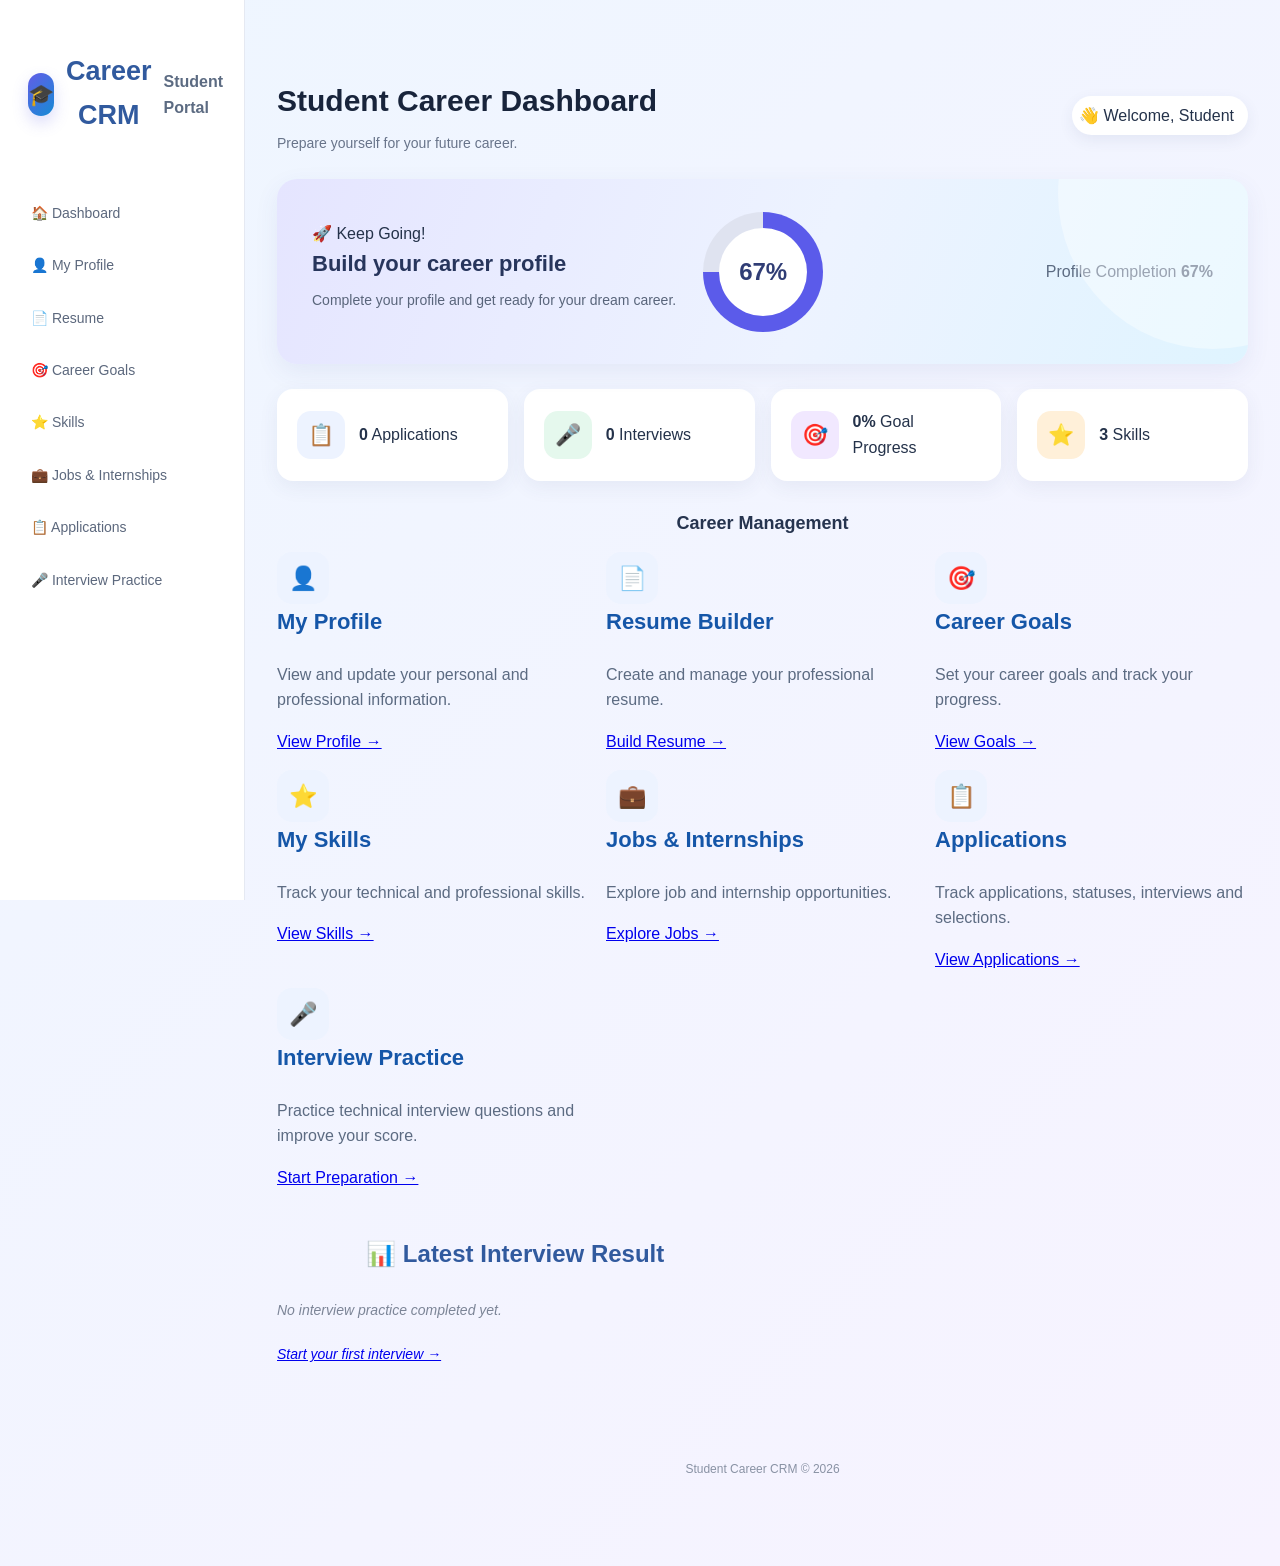
<file: frontend/index.html>
<!DOCTYPE html>
<html lang="en">

<head>

    <meta charset="UTF-8">

    <meta
        name="viewport"
        content="width=device-width, initial-scale=1.0">

    <title>Student Career CRM</title>

    <link rel="stylesheet" href="style.css">

</head>


<body>


<!-- =====================================================
     DASHBOARD LAYOUT
===================================================== -->

<div class="dashboard-layout">


    <!-- =================================================
         SIDEBAR
    ================================================== -->

    <aside class="dashboard-sidebar">

        <div class="dashboard-logo">

            <div class="dashboard-logo-icon">
                🎓
            </div>

            <h2>
                Career CRM
            </h2>

            <p>
                Student Portal
            </p>

        </div>


        <nav class="dashboard-nav">

            <a href="index.html">
                🏠 Dashboard
            </a>

            <a href="profile.html">
                👤 My Profile
            </a>

            <a href="resume.html">
                📄 Resume
            </a>

            <a href="goals.html">
                🎯 Career Goals
            </a>

            <a href="skills.html">
                ⭐ Skills
            </a>

            <a href="/jobs.html">
                💼 Jobs & Internships
            </a>

            <a href="applications.html">
                📋 Applications
            </a>

            <a href="interview.html">
                🎤 Interview Practice
            </a>

        </nav>

    </aside>



    <!-- =================================================
         MAIN CONTENT
    ================================================== -->

    <main class="dashboard-content">


        <!-- TOP BAR -->

        <div class="dashboard-topbar">

            <div class="dashboard-welcome">

                <h1>
                    Student Career Dashboard
                </h1>

                <p>
                    Prepare yourself for your future career.
                </p>

            </div>


            <div class="dashboard-user">

                👋 Welcome, Student

            </div>

        </div>



        <!-- =================================================
             PROFILE COMPLETION HERO
        ================================================== -->

        <section class="dashboard-hero">

            <div class="dashboard-hero-content">


                <div class="dashboard-hero-text">

                    <span>
                        🚀 Keep Going!
                    </span>

                    <h2>
                        Build your career profile
                    </h2>

                    <p>
                        Complete your profile and get ready
                        for your dream career.
                    </p>

                </div>


                <div class="dashboard-progress-circle">

                    <div
                        class="dashboard-progress-inner"
                        id="profilePercentage">

                        67%

                    </div>

                </div>


            </div>


            <div class="dashboard-progress-container">

                <div
                    class="dashboard-progress-bar"
                    id="profileProgressBar">

                </div>

            </div>


            <p class="dashboard-progress-text">

                Profile Completion

                <strong id="profileProgressText">
                    67%
                </strong>

            </p>

        </section>



        <!-- =================================================
             QUICK STATISTICS
        ================================================== -->

        <section class="dashboard-stats">


            <div class="dashboard-stat">

                <div class="dashboard-stat-icon">
                    📋
                </div>

                <div>

                    <strong id="applicationCount">
                        0
                    </strong>

                    <span>
                        Applications
                    </span>

                </div>

            </div>



            <div class="dashboard-stat">

                <div class="dashboard-stat-icon">
                    🎤
                </div>

                <div>

                    <strong id="interviewCount">
                        0
                    </strong>

                    <span>
                        Interviews
                    </span>

                </div>

            </div>



            <div class="dashboard-stat">

                <div class="dashboard-stat-icon">
                    🎯
                </div>

                <div>

                    <strong id="goalProgress">
                        0%
                    </strong>

                    <span>
                        Goal Progress
                    </span>

                </div>

            </div>



            <div class="dashboard-stat">

                <div class="dashboard-stat-icon">
                    ⭐
                </div>

                <div>

                    <strong>
                        3
                    </strong>

                    <span>
                        Skills
                    </span>

                </div>

            </div>


        </section>



        <!-- =================================================
             FEATURES
        ================================================== -->

        <h2 class="dashboard-section-title">

            Career Management

        </h2>


        <section class="dashboard-features">


            <!-- PROFILE -->

            <div class="dashboard-feature-card">

                <div class="dashboard-feature-icon">
                    👤
                </div>

                <h3>
                    My Profile
                </h3>

                <p>
                    View and update your personal
                    and professional information.
                </p>

                <a href="profile.html">
                    View Profile →
                </a>

            </div>



            <!-- RESUME -->

            <div class="dashboard-feature-card">

                <div class="dashboard-feature-icon">
                    📄
                </div>

                <h3>
                    Resume Builder
                </h3>

                <p>
                    Create and manage your
                    professional resume.
                </p>

                <a href="resume.html">
                    Build Resume →
                </a>

            </div>



            <!-- CAREER GOALS -->

            <div class="dashboard-feature-card">

                <div class="dashboard-feature-icon">
                    🎯
                </div>

                <h3>
                    Career Goals
                </h3>

                <p>
                    Set your career goals and
                    track your progress.
                </p>

                <a href="goals.html">
                    View Goals →
                </a>

            </div>



            <!-- SKILLS -->

            <div class="dashboard-feature-card">

                <div class="dashboard-feature-icon">
                    ⭐
                </div>

                <h3>
                    My Skills
                </h3>

                <p>
                    Track your technical and
                    professional skills.
                </p>

                <a href="skills.html">
                    View Skills →
                </a>

            </div>



            <!-- JOBS -->

            <div class="dashboard-feature-card">

                <div class="dashboard-feature-icon">
                    💼
                </div>

                <h3>
                    Jobs & Internships
                </h3>

                <p>
                    Explore job and internship
                    opportunities.
                </p>

                <a href="jobs.html">
                    Explore Jobs →
                </a>

            </div>



            <!-- APPLICATIONS -->

            <div class="dashboard-feature-card">

                <div class="dashboard-feature-icon">
                    📋
                </div>

                <h3>
                    Applications
                </h3>

                <p>
                    Track applications, statuses,
                    interviews and selections.
                </p>

                <a href="applications.html">
                    View Applications →
                </a>

            </div>



            <!-- INTERVIEW -->

            <div class="dashboard-feature-card">

                <div class="dashboard-feature-icon">
                    🎤
                </div>

                <h3>
                    Interview Practice
                </h3>

                <p>
                    Practice technical interview
                    questions and improve your score.
                </p>

                <a href="interview.html">
                    Start Preparation →
                </a>

            </div>


        </section>



        <!-- =================================================
             LATEST INTERVIEW RESULT
        ================================================== -->

        <section class="dashboard-bottom">


            <div class="dashboard-result-card">

                <div class="dashboard-result-title">

                    <h2>
                        📊 Latest Interview Result
                    </h2>

                </div>


                <div id="latestResult">

                    <p class="dashboard-no-result">
                        No interview practice completed yet.
                    </p>

                </div>

            </div>


        </section>



        <!-- FOOTER -->

        <footer class="dashboard-footer">

            Student Career CRM © 2026

        </footer>


    </main>

</div>



<!-- =====================================================
     JAVASCRIPT
===================================================== -->

<script>


/* =====================================================
   PROFILE COMPLETION
===================================================== */

function updateProfileCompletion() {

    let completed = 0;

    const fields = [

        "fullName",
        "email",
        "phone",
        "location",
        "linkedin",
        "github",
        "careerGoal",
        "targetRole",
        "goalDescription"

    ];


    fields.forEach(function(field) {

        const value =
            localStorage.getItem("profile_" + field) ||
            localStorage.getItem(field);

        if (value && value.trim() !== "") {

            completed++;

        }

    });


    let percentage =
        Math.round(
            (completed / fields.length) * 100
        );


    /* Keep the dashboard visually useful
       if profile fields are not yet stored */

    if (percentage === 0) {

        percentage = 67;

    }


    document.getElementById(
        "profilePercentage"
    ).textContent = percentage + "%";


    document.getElementById(
        "profileProgressText"
    ).textContent = percentage + "%";


    document.getElementById(
        "profileProgressBar"
    ).style.width = percentage + "%";

}



/* =====================================================
   APPLICATION COUNT
===================================================== */

function loadApplicationCount() {

    const applications =
        JSON.parse(
            localStorage.getItem("applications")
        ) || [];


    document.getElementById(
        "applicationCount"
    ).textContent =
        applications.length;

}



/* =====================================================
   GOAL PROGRESS
===================================================== */

function loadGoalProgress() {

    const progress =
        localStorage.getItem("progress");


    if (progress) {

        document.getElementById(
            "goalProgress"
        ).textContent =
            progress + "%";

    }

}



/* =====================================================
   INTERVIEW RESULT
===================================================== */

function loadInterviewResult() {

    const resultData =
        localStorage.getItem(
            "interviewResult"
        );


    const container =
        document.getElementById(
            "latestResult"
        );


    if (!resultData) {

        container.innerHTML =

            `
            <p class="dashboard-no-result">
                No interview practice completed yet.
                <br><br>

                <a href="interview.html">
                    Start your first interview →
                </a>
            </p>
            `;

        return;

    }


    const result =
        JSON.parse(resultData);


    container.innerHTML =

        `

        <div class="dashboard-result-box">

            <div>

                <strong>
                    Domain
                </strong>

                <span>
                    ${result.domain}
                </span>

            </div>


            <div>

                <strong>
                    Difficulty
                </strong>

                <span>
                    ${result.difficulty}
                </span>

            </div>


            <div>

                <strong>
                    Score
                </strong>

                <span class="dashboard-result-score">
                    ${result.percentage}%
                </span>

            </div>

        </div>


        <p>
            ${result.message || "Keep practicing and improving!"}
        </p>

        <small>
            Completed:
            ${result.date || ""}
        </small>

        `;

}



/* =====================================================
   PAGE LOAD
===================================================== */

window.addEventListener(
    "load",
    function() {

        updateProfileCompletion();

        loadApplicationCount();

        loadGoalProgress();

        loadInterviewResult();

    }
);

</script>


</body>

</html>
</file>
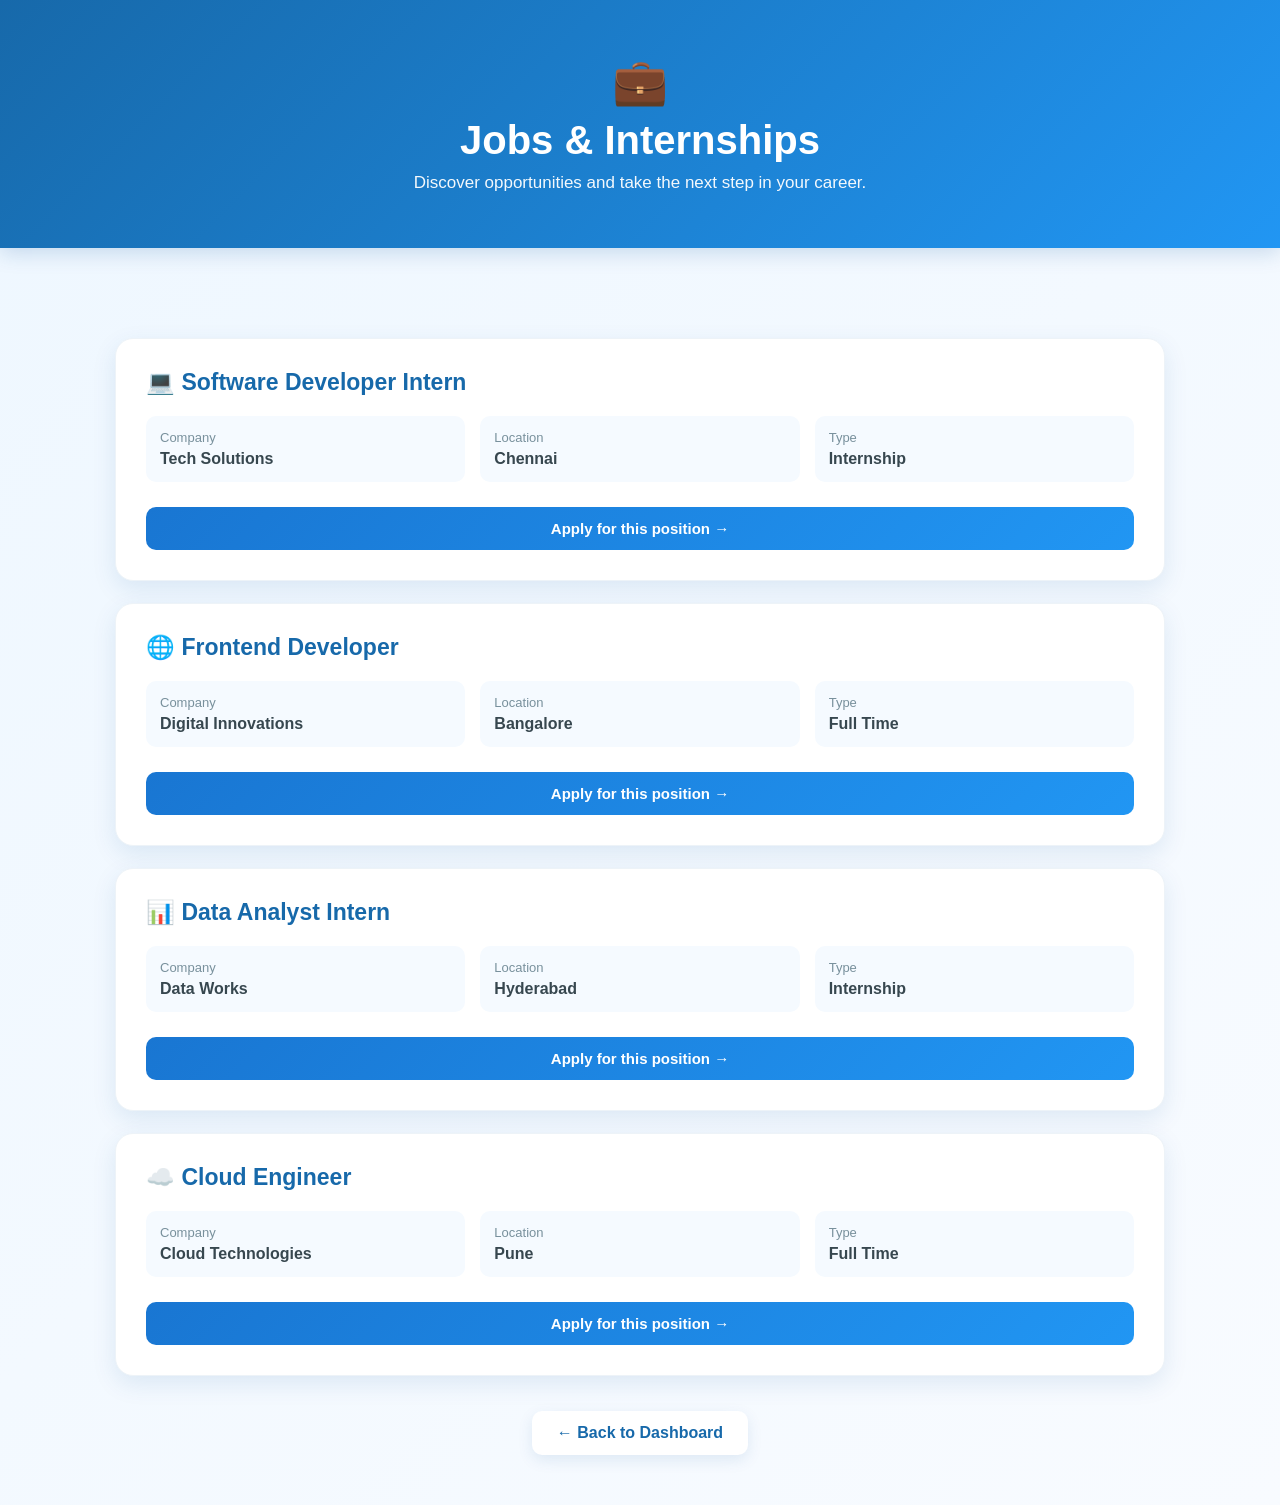
<file: jobs.html>
<!DOCTYPE html>
<html lang="en">

<head>
    <meta charset="UTF-8">
    <meta name="viewport" content="width=device-width, initial-scale=1.0">

    <title>Jobs & Internships - Student Career CRM</title>

    <style>

        * {
            box-sizing: border-box;
        }

        body {
            margin: 0;
            font-family: Arial, sans-serif;
            background: linear-gradient(135deg, #eef7ff, #f8fbff);
            color: #263238;
        }


        /* =========================
           HEADER
        ========================= */

        header {
            background: linear-gradient(135deg, #1769aa, #2196f3);
            color: white;
            text-align: center;
            padding: 55px 20px;
            box-shadow: 0 5px 20px rgba(0, 80, 150, 0.18);
        }

        header .icon {
            font-size: 45px;
            margin-bottom: 10px;
        }

        header h1 {
            margin: 0 0 10px;
            font-size: 40px;
        }

        header p {
            margin: 0;
            font-size: 17px;
            opacity: 0.95;
        }


        /* =========================
           MAIN CONTAINER
        ========================= */

        .container {
            width: 90%;
            max-width: 1050px;
            margin: 40px auto;
        }


        /* =========================
           APPLICATION MESSAGE
        ========================= */

        #applicationMessage {
            text-align: center;
            font-weight: bold;
            font-size: 17px;
            color: #159447;
            margin: 0 auto 25px;
            min-height: 25px;
        }


        /* =========================
           JOB CARD
        ========================= */

        .job-card {
            background: white;
            padding: 30px;
            margin-bottom: 22px;
            border-radius: 18px;
            box-shadow: 0 8px 25px rgba(0, 80, 150, 0.10);
            border: 1px solid #edf3f8;
            transition: 0.3s ease;
        }

        .job-card:hover {
            transform: translateY(-4px);
            box-shadow: 0 14px 30px rgba(0, 80, 150, 0.15);
        }


        /* =========================
           JOB TITLE
        ========================= */

        .job-card h2 {
            color: #1769aa;
            margin-top: 0;
            margin-bottom: 20px;
            font-size: 23px;
        }


        /* =========================
           JOB DETAILS
        ========================= */

        .job-details {
            display: grid;
            grid-template-columns: repeat(3, 1fr);
            gap: 15px;
            margin-bottom: 25px;
        }

        .detail-box {
            background: #f5faff;
            padding: 14px;
            border-radius: 10px;
        }

        .detail-label {
            display: block;
            font-size: 13px;
            color: #78909c;
            margin-bottom: 5px;
        }

        .detail-value {
            font-weight: bold;
            color: #37474f;
        }


        /* =========================
           APPLY BUTTON
        ========================= */

        .apply-button {
            width: 100%;
            background: linear-gradient(135deg, #1976d2, #2196f3);
            color: white;
            border: none;
            padding: 13px 20px;
            border-radius: 10px;
            cursor: pointer;
            font-size: 15px;
            font-weight: bold;
            transition: 0.3s;
        }

        .apply-button:hover {
            transform: translateY(-2px);
            box-shadow: 0 7px 18px rgba(33, 150, 243, 0.25);
        }


        /* =========================
           BACK BUTTON
        ========================= */

        .back-button {
            display: block;
            width: fit-content;
            margin: 35px auto 50px;
            padding: 13px 25px;
            background: white;
            color: #1769aa;
            text-decoration: none;
            border-radius: 10px;
            font-weight: bold;
            box-shadow: 0 5px 15px rgba(0, 80, 150, 0.10);
            transition: 0.3s;
        }

        .back-button:hover {
            transform: translateY(-2px);
            background: #eef7ff;
        }


        /* =========================
           MOBILE
        ========================= */

        @media (max-width: 700px) {

            header {
                padding: 40px 15px;
            }

            header h1 {
                font-size: 32px;
            }

            .container {
                width: 92%;
                margin-top: 25px;
            }

            .job-card {
                padding: 22px;
            }

            .job-details {
                grid-template-columns: 1fr;
            }

        }

    </style>

</head>


<body>


    <!-- =========================
         HEADER
    ========================= -->

    <header>

        <div class="icon">
            💼
        </div>

        <h1>
            Jobs & Internships
        </h1>

        <p>
            Discover opportunities and take the next step in your career.
        </p>

    </header>


    <!-- =========================
         MAIN CONTENT
    ========================= -->

    <div class="container">


        <!-- Application Success Message -->

        <p id="applicationMessage"></p>


        <!-- =========================
             JOB 1
        ========================= -->

        <div class="job-card">

            <h2>
                💻 Software Developer Intern
            </h2>

            <div class="job-details">

                <div class="detail-box">

                    <span class="detail-label">
                        Company
                    </span>

                    <span class="detail-value">
                        Tech Solutions
                    </span>

                </div>


                <div class="detail-box">

                    <span class="detail-label">
                        Location
                    </span>

                    <span class="detail-value">
                        Chennai
                    </span>

                </div>


                <div class="detail-box">

                    <span class="detail-label">
                        Type
                    </span>

                    <span class="detail-value">
                        Internship
                    </span>

                </div>

            </div>


            <button
                class="apply-button"
                onclick="applyJob(
                    'Software Developer Intern',
                    'Tech Solutions'
                )">

                Apply for this position →

            </button>

        </div>


        <!-- =========================
             JOB 2
        ========================= -->

        <div class="job-card">

            <h2>
                🌐 Frontend Developer
            </h2>

            <div class="job-details">

                <div class="detail-box">

                    <span class="detail-label">
                        Company
                    </span>

                    <span class="detail-value">
                        Digital Innovations
                    </span>

                </div>


                <div class="detail-box">

                    <span class="detail-label">
                        Location
                    </span>

                    <span class="detail-value">
                        Bangalore
                    </span>

                </div>


                <div class="detail-box">

                    <span class="detail-label">
                        Type
                    </span>

                    <span class="detail-value">
                        Full Time
                    </span>

                </div>

            </div>


            <button
                class="apply-button"
                onclick="applyJob(
                    'Frontend Developer',
                    'Digital Innovations'
                )">

                Apply for this position →

            </button>

        </div>


        <!-- =========================
             JOB 3
        ========================= -->

        <div class="job-card">

            <h2>
                📊 Data Analyst Intern
            </h2>

            <div class="job-details">

                <div class="detail-box">

                    <span class="detail-label">
                        Company
                    </span>

                    <span class="detail-value">
                        Data Works
                    </span>

                </div>


                <div class="detail-box">

                    <span class="detail-label">
                        Location
                    </span>

                    <span class="detail-value">
                        Hyderabad
                    </span>

                </div>


                <div class="detail-box">

                    <span class="detail-label">
                        Type
                    </span>

                    <span class="detail-value">
                        Internship
                    </span>

                </div>

            </div>


            <button
                class="apply-button"
                onclick="applyJob(
                    'Data Analyst Intern',
                    'Data Works'
                )">

                Apply for this position →

            </button>

        </div>


        <!-- =========================
             JOB 4
        ========================= -->

        <div class="job-card">

            <h2>
                ☁️ Cloud Engineer
            </h2>

            <div class="job-details">

                <div class="detail-box">

                    <span class="detail-label">
                        Company
                    </span>

                    <span class="detail-value">
                        Cloud Technologies
                    </span>

                </div>


                <div class="detail-box">

                    <span class="detail-label">
                        Location
                    </span>

                    <span class="detail-value">
                        Pune
                    </span>

                </div>


                <div class="detail-box">

                    <span class="detail-label">
                        Type
                    </span>

                    <span class="detail-value">
                        Full Time
                    </span>

                </div>

            </div>


            <button
                class="apply-button"
                onclick="applyJob(
                    'Cloud Engineer',
                    'Cloud Technologies'
                )">

                Apply for this position →

            </button>

        </div>


        <!-- =========================
             BACK TO DASHBOARD
        ========================= -->

        <a
            href="/frontend/index.html"
            class="back-button">

            ← Back to Dashboard

        </a>


    </div>


    <!-- =========================
         JAVASCRIPT
    ========================= -->

    <script>

        function applyJob(jobName, companyName) {

            const message =
                document.getElementById(
                    "applicationMessage"
                );


            /* Show success message */

            message.textContent =
                "✅ Application submitted successfully!";

            message.style.display =
                "block";


            /* Clear previous timer */

            clearTimeout(
                window.applicationMessageTimer
            );


            /* Hide message after 5 seconds */

            window.applicationMessageTimer =
                setTimeout(function () {

                    message.textContent = "";

                }, 5000);


            /* Create application */

            const application = {

                job: jobName,

                company: companyName,

                appliedDate:
                    new Date().toLocaleDateString(),

                status: "Applied"

            };


            /* Get existing applications */

            let applications =
                JSON.parse(
                    localStorage.getItem(
                        "applications"
                    )
                ) || [];


            /* Add application */

            applications.push(
                application
            );


            /* Save applications */

            localStorage.setItem(
                "applications",
                JSON.stringify(
                    applications
                )
            );

        }

    </script>


</body>

</html>
</file>
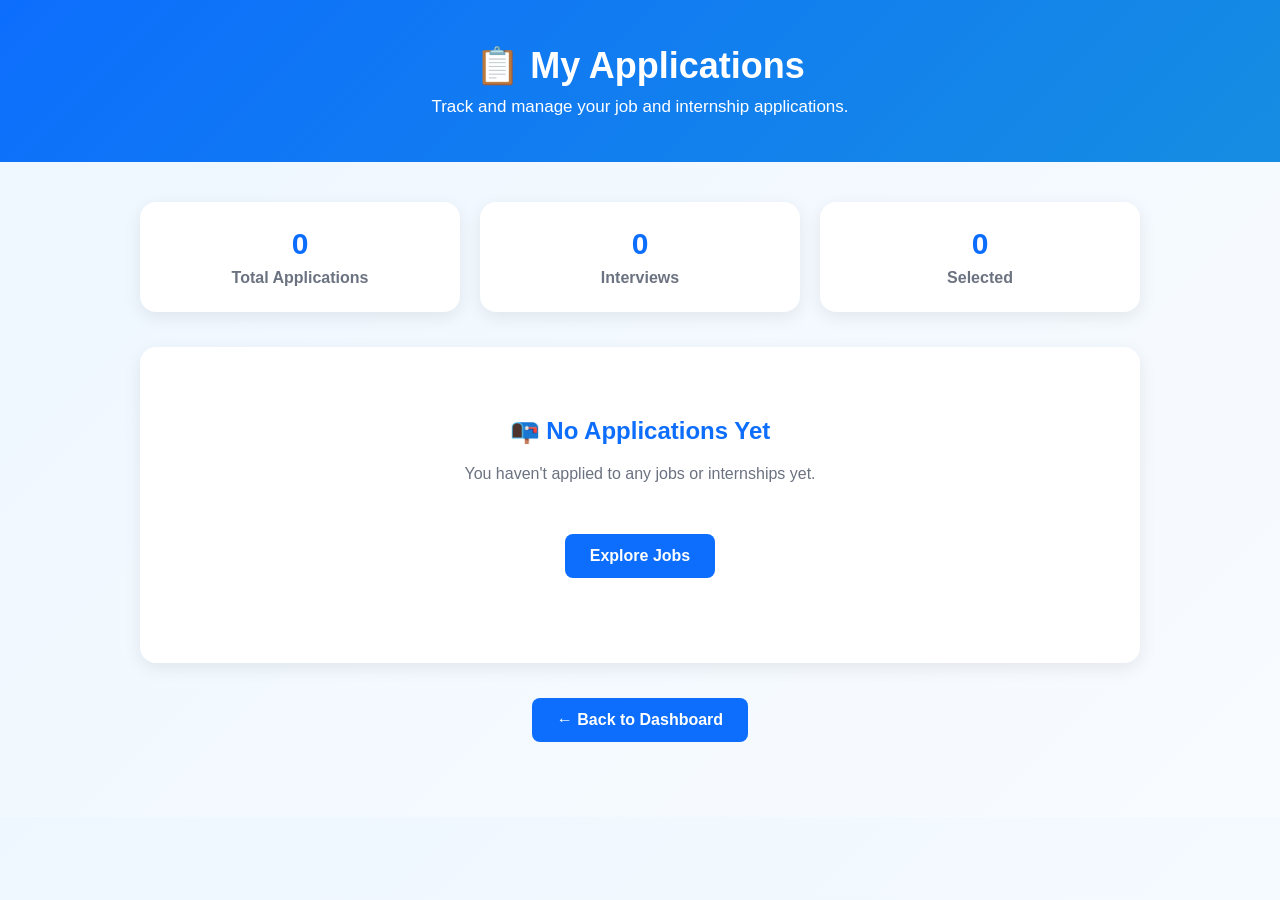
<file: frontend/applications.html>
<!DOCTYPE html>
<html lang="en">

<head>
    <meta charset="UTF-8">
    <meta name="viewport" content="width=device-width, initial-scale=1.0">

    <title>My Applications - Student Career CRM</title>

    <style>

        * {
            box-sizing: border-box;
        }

        body {
            margin: 0;
            font-family: Arial, sans-serif;
            background: linear-gradient(135deg, #eef7ff, #f8fbff);
            color: #1f2937;
        }

        header {
            background: linear-gradient(135deg, #0d6efd, #168de2);
            color: white;
            text-align: center;
            padding: 45px 20px;
        }

        header h1 {
            margin: 0 0 10px;
            font-size: 36px;
        }

        header p {
            margin: 0;
            font-size: 17px;
        }

        .container {
            width: 90%;
            max-width: 1000px;
            margin: 40px auto;
        }

        /* Summary cards */

        .summary {
            display: grid;
            grid-template-columns: repeat(3, 1fr);
            gap: 20px;
            margin-bottom: 35px;
        }

        .summary-card {
            background: white;
            padding: 25px;
            border-radius: 16px;
            text-align: center;
            box-shadow: 0 5px 18px rgba(0, 0, 0, 0.08);
        }

        .summary-card h2 {
            margin: 0;
            color: #0d6efd;
            font-size: 30px;
        }

        .summary-card p {
            margin: 8px 0 0;
            color: #6b7280;
            font-weight: bold;
        }

        /* Applications */

        #applicationsList {
            display: flex;
            flex-direction: column;
            gap: 20px;
        }

        .application-card {
            background: white;
            padding: 28px;
            border-radius: 16px;
            box-shadow: 0 5px 18px rgba(0, 0, 0, 0.08);
            border-left: 5px solid #0d6efd;
            transition: transform 0.2s ease;
        }

        .application-card:hover {
            transform: translateY(-3px);
        }

        .application-card h2 {
            margin: 0 0 20px;
            color: #0d6efd;
            font-size: 23px;
        }

        .details {
            display: grid;
            grid-template-columns: repeat(3, 1fr);
            gap: 15px;
            margin-bottom: 22px;
        }

        .detail-box {
            background: #f4f8fc;
            padding: 15px;
            border-radius: 10px;
        }

        .detail-box span {
            display: block;
            color: #6b7280;
            font-size: 13px;
            margin-bottom: 5px;
        }

        .detail-box strong {
            font-size: 15px;
        }

        /* Status */

        .status-row {
            display: flex;
            align-items: center;
            justify-content: space-between;
            gap: 15px;
            flex-wrap: wrap;
        }

        .status {
            display: inline-block;
            padding: 8px 16px;
            border-radius: 20px;
            font-weight: bold;
            font-size: 14px;
            background: #e8f3ff;
            color: #0d6efd;
        }

        .status.selected {
            background: #dcfce7;
            color: #15803d;
        }

        .status.interview {
            background: #fff7ed;
            color: #c2410c;
        }

        .status.rejected {
            background: #fee2e2;
            color: #dc2626;
        }

        .update-button {
            border: none;
            background: #0d6efd;
            color: white;
            padding: 11px 20px;
            border-radius: 8px;
            cursor: pointer;
            font-weight: bold;
        }

        .update-button:hover {
            background: #0b5ed7;
        }

        /* Empty state */

        .empty-state {
            background: white;
            padding: 50px 25px;
            border-radius: 16px;
            text-align: center;
            box-shadow: 0 5px 18px rgba(0, 0, 0, 0.08);
        }

        .empty-state h2 {
            color: #0d6efd;
        }

        .empty-state p {
            color: #6b7280;
        }

        /* Back button */

        .back-button {
            display: inline-block;
            margin: 35px 0;
            padding: 13px 25px;
            background: #0d6efd;
            color: white;
            text-decoration: none;
            border-radius: 8px;
            font-weight: bold;
        }

        .back-button:hover {
            background: #0b5ed7;
        }

        /* Mobile */

        @media (max-width: 700px) {

            .summary {
                grid-template-columns: 1fr;
            }

            .details {
                grid-template-columns: 1fr;
            }

            header h1 {
                font-size: 28px;
            }

        }

    </style>

</head>


<body>

    <!-- Header -->

    <header>

        <h1>📋 My Applications</h1>

        <p>
            Track and manage your job and internship applications.
        </p>

    </header>


    <div class="container">


        <!-- Summary -->

        <div class="summary">

            <div class="summary-card">

                <h2 id="totalApplications">0</h2>

                <p>Total Applications</p>

            </div>


            <div class="summary-card">

                <h2 id="interviewCount">0</h2>

                <p>Interviews</p>

            </div>


            <div class="summary-card">

                <h2 id="selectedCount">0</h2>

                <p>Selected</p>

            </div>

        </div>


        <!-- Applications -->

        <div id="applicationsList"></div>


        <!-- Back -->

        <div style="text-align: center;">

            <a href="/frontend/index.html" class="back-button">
                ← Back to Dashboard
            </a>

        </div>

    </div>


    <script>

        function loadApplications() {

            const applicationsList =
                document.getElementById("applicationsList");


            let applications =
                JSON.parse(
                    localStorage.getItem("applications")
                ) || [];


            /* Clear old content */

            applicationsList.innerHTML = "";


            /* Update summary */

            document.getElementById("totalApplications").textContent =
                applications.length;


            document.getElementById("interviewCount").textContent =
                applications.filter(
                    app => app.status === "Interview"
                ).length;


            document.getElementById("selectedCount").textContent =
                applications.filter(
                    app => app.status === "Selected"
                ).length;


            /* No applications */

            if (applications.length === 0) {

                applicationsList.innerHTML = `

                    <div class="empty-state">

                        <h2>📭 No Applications Yet</h2>

                        <p>
                            You haven't applied to any jobs or internships yet.
                        </p>

                        <a href="jobs.html" class="back-button">
                            Explore Jobs
                        </a>

                    </div>

                `;

                return;
            }


            /* Display applications */

            applications.forEach(function(application, index) {

                const card =
                    document.createElement("div");

                card.className = "application-card";


                let statusClass = "";

                if (application.status === "Selected") {

                    statusClass = "selected";

                } else if (application.status === "Interview") {

                    statusClass = "interview";

                } else if (application.status === "Rejected") {

                    statusClass = "rejected";

                }


                card.innerHTML = `

                    <h2>
                        💼 ${application.job}
                    </h2>


                    <div class="details">

                        <div class="detail-box">

                            <span>Company</span>

                            <strong>
                                🏢 ${application.company}
                            </strong>

                        </div>


                        <div class="detail-box">

                            <span>Applied Date</span>

                            <strong>
                                📅 ${application.appliedDate}
                            </strong>

                        </div>


                        <div class="detail-box">

                            <span>Status</span>

                            <strong>
                                <span class="status ${statusClass}">
                                    ${application.status}
                                </span>
                            </strong>

                        </div>

                    </div>


                    <div class="status-row">

                        <span>
                            Application #${index + 1}
                        </span>


                        <button
                            class="update-button"
                            onclick="updateStatus(${index})">

                            🔄 Update Status

                        </button>

                    </div>

                `;


                applicationsList.appendChild(card);

            });

        }


        /* Update application status */

        function updateStatus(index) {

            let applications =
                JSON.parse(
                    localStorage.getItem("applications")
                ) || [];


            const currentStatus =
                applications[index].status;


            if (currentStatus === "Applied") {

                applications[index].status =
                    "Under Review";

            }

            else if (currentStatus === "Under Review") {

                applications[index].status =
                    "Interview";

            }

            else if (currentStatus === "Interview") {

                applications[index].status =
                    "Selected";

            }

            else {

                applications[index].status =
                    "Applied";

            }


            /* Save updated application */

            localStorage.setItem(
                "applications",
                JSON.stringify(applications)
            );


            /* Refresh page content */

            loadApplications();

        }


        /* Load applications when page opens */

        window.addEventListener(
            "load",
            loadApplications
        );

    </script>

</body>

</html>
</file>
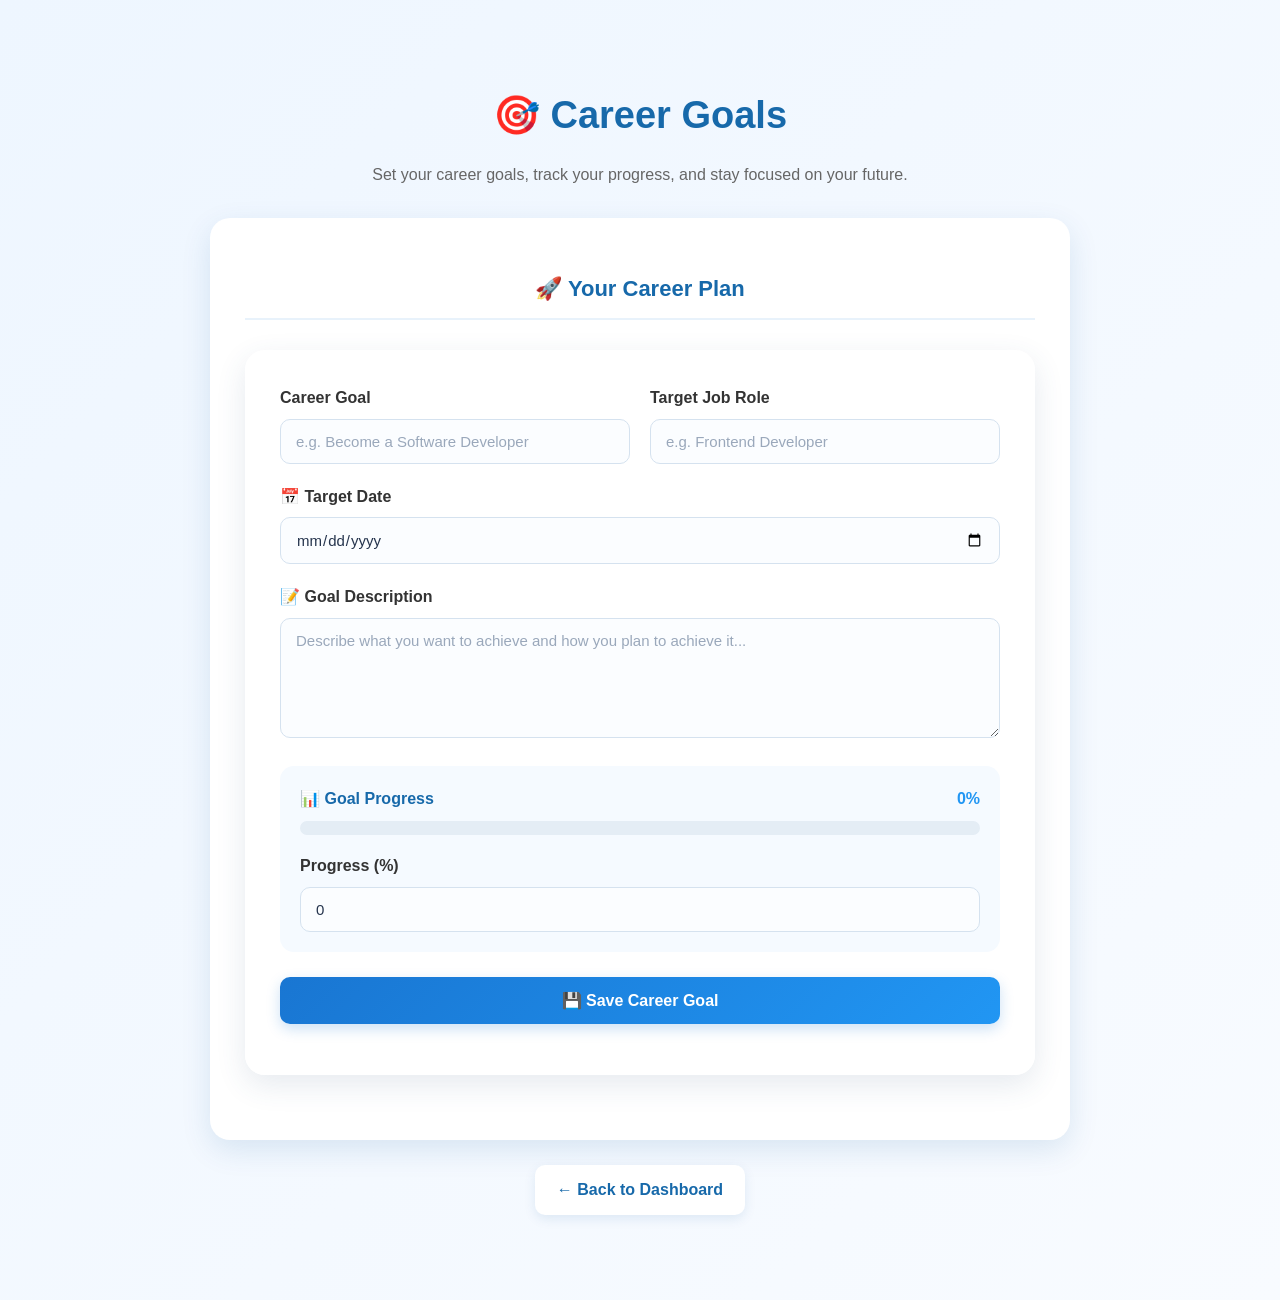
<file: frontend/goals.html>
<!DOCTYPE html>
<html lang="en">
<head>
    <meta charset="UTF-8">
    <meta name="viewport" content="width=device-width, initial-scale=1.0">

    <title>Career Goals - Student Career CRM</title>

    <link rel="stylesheet" href="style.css">

    <style>
        /* ===== CAREER GOALS PAGE ===== */

        body {
            background: linear-gradient(135deg, #eef6ff, #f8fbff);
        }

        .goals-page {
            max-width: 900px;
            margin: 40px auto;
            padding: 20px;
        }

        .goals-header {
            text-align: center;
            margin-bottom: 30px;
        }

        .goals-header h1 {
            color: #1769aa;
            font-size: 38px;
            margin-bottom: 8px;
        }

        .goals-header p {
            color: #666;
            font-size: 16px;
        }

        .goals-card {
            background: white;
            border-radius: 20px;
            padding: 35px;
            box-shadow: 0 10px 30px rgba(0, 80, 150, 0.12);
            margin-bottom: 25px;
        }

        .section-title {
            color: #1769aa;
            font-size: 22px;
            margin-bottom: 25px;
            border-bottom: 2px solid #e8f2fb;
            padding-bottom: 12px;
        }

        .form-row {
            display: grid;
            grid-template-columns: 1fr 1fr;
            gap: 20px;
        }

        .form-group {
            margin-bottom: 20px;
        }

        .form-group label {
            display: block;
            font-weight: bold;
            margin-bottom: 8px;
            color: #333;
        }

        .form-group input,
        .form-group textarea {
            width: 100%;
            padding: 13px 15px;
            border: 1px solid #d5e2ef;
            border-radius: 10px;
            font-size: 15px;
            box-sizing: border-box;
            transition: 0.3s;
        }

        .form-group input:focus,
        .form-group textarea:focus {
            outline: none;
            border-color: #2196f3;
            box-shadow: 0 0 0 3px rgba(33, 150, 243, 0.12);
        }

        .form-group textarea {
            min-height: 120px;
            resize: vertical;
        }

        .progress-section {
            margin-top: 10px;
            padding: 20px;
            background: #f5faff;
            border-radius: 14px;
        }

        .progress-header {
            display: flex;
            justify-content: space-between;
            align-items: center;
            margin-bottom: 10px;
        }

        .progress-header strong {
            color: #1769aa;
        }

        #progressValue {
            font-weight: bold;
            color: #2196f3;
        }

        .progress-bar {
            width: 100%;
            height: 14px;
            background: #e4edf5;
            border-radius: 20px;
            overflow: hidden;
        }

        #progressFill {
            width: 0%;
            height: 100%;
            background: linear-gradient(90deg, #2196f3, #00bcd4);
            border-radius: 20px;
            transition: width 0.4s ease;
        }

        .save-button {
            width: 100%;
            padding: 14px;
            border: none;
            border-radius: 10px;
            background: linear-gradient(135deg, #1976d2, #2196f3);
            color: white;
            font-size: 16px;
            font-weight: bold;
            cursor: pointer;
            transition: 0.3s;
        }

        .save-button:hover {
            transform: translateY(-2px);
            box-shadow: 0 8px 18px rgba(33, 150, 243, 0.25);
        }

        #goalMessage {
            text-align: center;
            margin-top: 15px;
            font-weight: bold;
        }

        .back-button {
            display: block;
            width: fit-content;
            margin: 25px auto;
            padding: 12px 22px;
            background: white;
            color: #1769aa;
            text-decoration: none;
            border-radius: 10px;
            box-shadow: 0 4px 12px rgba(0, 80, 150, 0.1);
            font-weight: bold;
        }

        .back-button:hover {
            background: #eef7ff;
        }

        @media (max-width: 700px) {

            .goals-page {
                margin: 20px auto;
                padding: 15px;
            }

            .goals-card {
                padding: 22px;
            }

            .goals-header h1 {
                font-size: 30px;
            }

            .form-row {
                grid-template-columns: 1fr;
                gap: 0;
            }
        }
    </style>
</head>

<body>

<div class="goals-page">

    <!-- HEADER -->
    <div class="goals-header">

        <h1>🎯 Career Goals</h1>

        <p>
            Set your career goals, track your progress,
            and stay focused on your future.
        </p>

    </div>


    <!-- GOAL FORM -->
    <div class="goals-card">

        <h2 class="section-title">
            🚀 Your Career Plan
        </h2>

        <form id="goalsForm">

            <div class="form-row">

                <div class="form-group">

                    <label for="careerGoal">
                        Career Goal
                    </label>

                    <input
                        type="text"
                        id="careerGoal"
                        placeholder="e.g. Become a Software Developer"
                        required
                    >

                </div>


                <div class="form-group">

                    <label for="targetRole">
                        Target Job Role
                    </label>

                    <input
                        type="text"
                        id="targetRole"
                        placeholder="e.g. Frontend Developer"
                    >

                </div>

            </div>


            <div class="form-group">

                <label for="targetDate">
                    📅 Target Date
                </label>

                <input
                    type="date"
                    id="targetDate"
                >

            </div>


            <div class="form-group">

                <label for="goalDescription">
                    📝 Goal Description
                </label>

                <textarea
                    id="goalDescription"
                    placeholder="Describe what you want to achieve and how you plan to achieve it..."
                ></textarea>

            </div>


            <!-- PROGRESS -->
            <div class="progress-section">

                <div class="progress-header">

                    <strong>📊 Goal Progress</strong>

                    <span id="progressValue">0%</span>

                </div>

                <div class="progress-bar">

                    <div id="progressFill"></div>

                </div>

                <div class="form-group" style="margin-top: 18px; margin-bottom: 0;">

                    <label for="progress">
                        Progress (%)
                    </label>

                    <input
                        type="number"
                        id="progress"
                        min="0"
                        max="100"
                        value="0"
                        placeholder="0"
                    >

                </div>

            </div>


            <br>

            <button
                type="submit"
                class="save-button"
            >
                💾 Save Career Goal
            </button>

            <p id="goalMessage"></p>

        </form>

    </div>


    <!-- BACK BUTTON -->
    <a href="index.html" class="back-button">
        ← Back to Dashboard
    </a>

</div>


<script>

    const goalsForm = document.getElementById("goalsForm");

    const goalMessage =
        document.getElementById("goalMessage");

    const progressInput =
        document.getElementById("progress");

    const progressFill =
        document.getElementById("progressFill");

    const progressValue =
        document.getElementById("progressValue");


    /* ==============================
       UPDATE PROGRESS BAR
    ============================== */

    function updateProgress() {

        let progress =
            parseInt(progressInput.value) || 0;

        if (progress < 0) {
            progress = 0;
        }

        if (progress > 100) {
            progress = 100;
        }

        progressInput.value = progress;

        progressFill.style.width =
            progress + "%";

        progressValue.textContent =
            progress + "%";
    }


    /* ==============================
       LOAD SAVED GOAL
    ============================== */

    window.onload = function () {

        document.getElementById("careerGoal").value =
            localStorage.getItem("careerGoal") || "";

        document.getElementById("targetRole").value =
            localStorage.getItem("targetRole") || "";

        document.getElementById("targetDate").value =
            localStorage.getItem("targetDate") || "";

        document.getElementById("goalDescription").value =
            localStorage.getItem("goalDescription") || "";

        document.getElementById("progress").value =
            localStorage.getItem("progress") || "0";

        updateProgress();
    };


    /* ==============================
       LIVE PROGRESS
    ============================== */

    progressInput.addEventListener(
        "input",
        updateProgress
    );


    /* ==============================
       SAVE GOAL
    ============================== */

    goalsForm.addEventListener(
        "submit",
        function(event) {

            event.preventDefault();

            localStorage.setItem(
                "careerGoal",
                document.getElementById("careerGoal").value.trim()
            );

            localStorage.setItem(
                "targetRole",
                document.getElementById("targetRole").value.trim()
            );

            localStorage.setItem(
                "targetDate",
                document.getElementById("targetDate").value
            );

            localStorage.setItem(
                "goalDescription",
                document.getElementById("goalDescription").value.trim()
            );

            localStorage.setItem(
                "progress",
                document.getElementById("progress").value
            );


            updateProgress();


            goalMessage.textContent =
                "✅ Career goal saved successfully!";

            goalMessage.style.color =
                "#159447";


            setTimeout(function() {

                goalMessage.textContent = "";

            }, 3000);

        }
    );

</script>

</body>
</html>
</file>
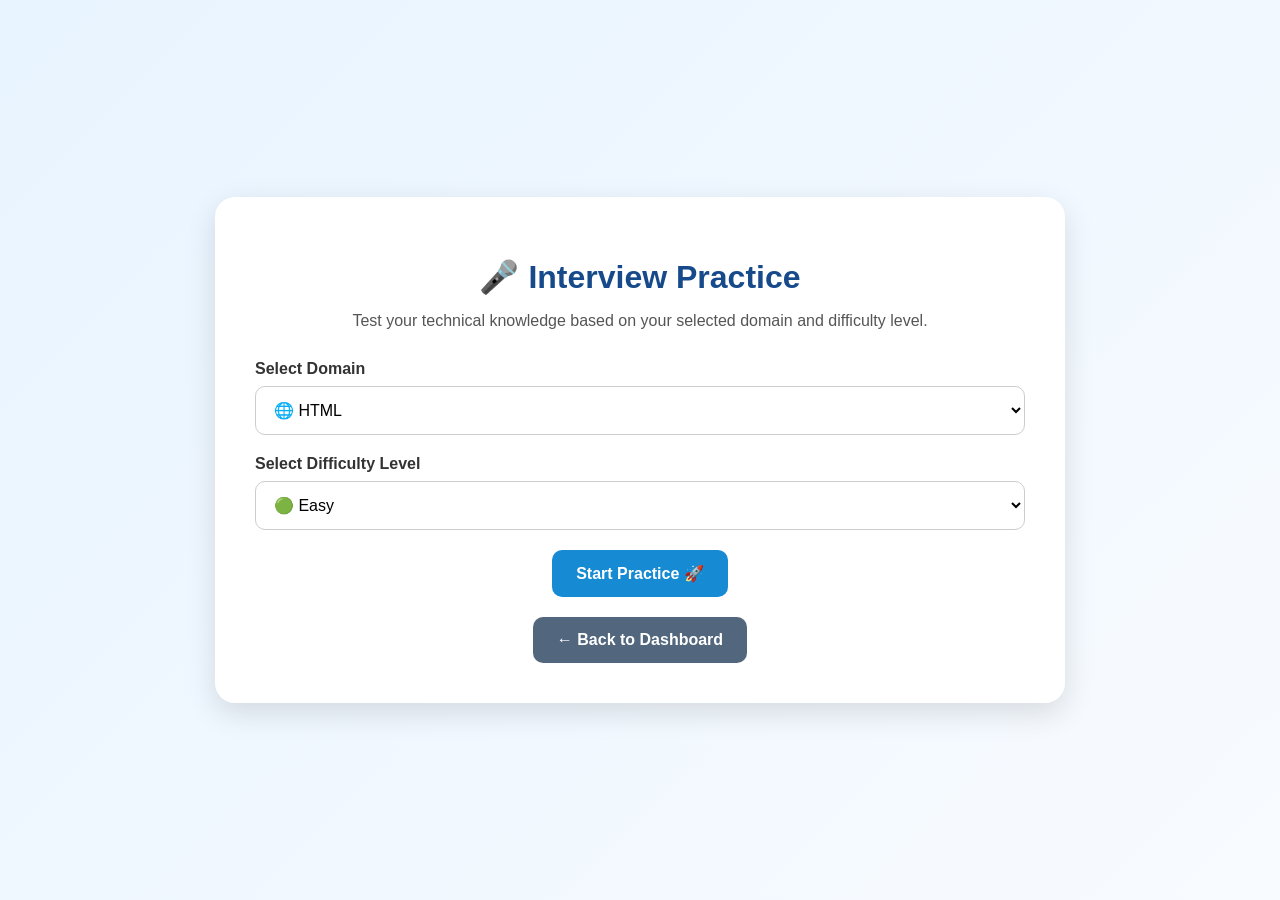
<file: frontend/interview.html>
<!DOCTYPE html>
<html lang="en">

<head>
    <meta charset="UTF-8">
    <meta name="viewport" content="width=device-width, initial-scale=1.0">

    <title>Interview Practice</title>

    <style>
        * {
            box-sizing: border-box;
        }

        body {
            margin: 0;
            font-family: Arial, sans-serif;
            background: linear-gradient(135deg, #e8f4ff, #f8fbff);
            min-height: 100vh;
            display: flex;
            justify-content: center;
            align-items: center;
            padding: 30px;
        }

        .container {
            width: 100%;
            max-width: 850px;
        }

        .card {
            background: white;
            padding: 40px;
            border-radius: 20px;
            box-shadow: 0 10px 30px rgba(0, 0, 0, 0.12);
            text-align: center;
        }

        h1 {
            color: #174a8b;
            margin-bottom: 10px;
        }

        h2 {
            color: #174a8b;
        }

        .subtitle {
            color: #555;
            margin-bottom: 30px;
        }

        label {
            display: block;
            text-align: left;
            font-weight: bold;
            color: #333;
            margin: 20px 0 8px;
        }

        select {
            width: 100%;
            padding: 14px;
            border: 1px solid #ccc;
            border-radius: 10px;
            font-size: 16px;
            background: white;
        }

        button {
            border: none;
            border-radius: 10px;
            padding: 14px 24px;
            font-size: 16px;
            font-weight: bold;
            cursor: pointer;
            margin-top: 20px;
        }

        .primary-btn {
            background: #168bd4;
            color: white;
        }

        .primary-btn:hover {
            background: #0876ba;
        }

        .secondary-btn {
            background: #52677d;
            color: white;
        }

        .secondary-btn:hover {
            background: #3e5266;
        }

        .hidden {
            display: none;
        }

        .question-number {
            text-align: left;
            color: #1761a0;
            font-weight: bold;
            font-size: 18px;
            margin-bottom: 20px;
        }

        .question-text {
            font-size: 25px;
            font-weight: bold;
            color: #253b55;
            margin-bottom: 30px;
        }

        .options {
            display: flex;
            flex-direction: column;
            gap: 14px;
        }

        .option {
            display: flex;
            align-items: center;
            text-align: left;
            border: 2px solid #e0e6ed;
            border-radius: 12px;
            padding: 16px;
            cursor: pointer;
            transition: 0.2s;
            background: white;
        }

        .option:hover {
            border-color: #168bd4;
            background: #f3faff;
        }

        .option input {
            margin-right: 14px;
            transform: scale(1.2);
        }

        .option.selected {
            border-color: #168bd4;
            background: #eaf7ff;
        }

        .next-area {
            text-align: right;
        }

        .result-score {
            font-size: 40px;
            font-weight: bold;
            color: #1761a0;
            margin: 20px 0;
        }

        .result-info {
            font-size: 18px;
            color: #444;
            line-height: 1.8;
        }

        .result-message {
            font-size: 20px;
            font-weight: bold;
            margin-top: 20px;
            color: #1761a0;
        }

        .percentage {
            font-size: 30px;
            font-weight: bold;
            margin: 10px 0;
            color: #168bd4;
        }

        .button-group {
            display: flex;
            justify-content: center;
            gap: 15px;
            flex-wrap: wrap;
            margin-top: 20px;
        }

        .difficulty-badge {
            display: inline-block;
            padding: 6px 14px;
            border-radius: 20px;
            background: #edf5ff;
            color: #1761a0;
            font-weight: bold;
        }

        @media (max-width: 600px) {
            body {
                padding: 15px;
            }

            .card {
                padding: 25px 18px;
            }

            .question-text {
                font-size: 20px;
            }

            .button-group {
                flex-direction: column;
            }

            button {
                width: 100%;
            }
        }
    </style>
</head>

<body>

    <div class="container">

        <!-- =========================================
             START SCREEN
        ========================================== -->

        <div id="startScreen" class="card">

            <h1>🎤 Interview Practice</h1>

            <p class="subtitle">
                Test your technical knowledge based on your selected domain and difficulty level.
            </p>

            <!-- DOMAIN -->

            <label for="domain">
                Select Domain
            </label>

            <select id="domain">

                <option value="html">
                    🌐 HTML
                </option>

                <option value="css">
                    🎨 CSS
                </option>

                <option value="javascript">
                    ⚡ JavaScript
                </option>

            </select>


            <!-- DIFFICULTY -->

            <label for="difficulty">
                Select Difficulty Level
            </label>

            <select id="difficulty">

                <option value="easy">
                    🟢 Easy
                </option>

                <option value="moderate">
                    🟡 Moderate
                </option>

                <option value="difficult">
                    🔴 Difficult
                </option>

            </select>


            <button
                class="primary-btn"
                onclick="startInterview()">

                Start Practice 🚀

            </button>

            <br>

            <button
                class="secondary-btn"
                onclick="goToDashboard()">

                ← Back to Dashboard

            </button>

        </div>


        <!-- =========================================
             QUESTION SCREEN
        ========================================== -->

        <div id="questionScreen" class="card hidden">

            <div
                id="questionNumber"
                class="question-number">
            </div>

            <div
                id="questionText"
                class="question-text">
            </div>

            <div
                id="optionsContainer"
                class="options">
            </div>

            <div class="next-area">

                <button
                    id="nextButton"
                    class="primary-btn"
                    onclick="nextQuestion()">

                    Next Question →

                </button>

            </div>

        </div>


        <!-- =========================================
             RESULT SCREEN
        ========================================== -->

        <div id="resultScreen" class="card hidden">

            <h1>Practice Complete 🎉</h1>

            <div
                id="score"
                class="result-score">
            </div>

            <div
                id="percentage"
                class="percentage">
            </div>

            <div
                id="resultInfo"
                class="result-info">
            </div>

            <div
                id="resultMessage"
                class="result-message">
            </div>

            <div class="button-group">

                <button
                    class="primary-btn"
                    onclick="restartPractice()">

                    Practice Again 🔄

                </button>

                <button
                    class="secondary-btn"
                    onclick="goToDashboard()">

                    ← Back to Dashboard

                </button>

            </div>

        </div>

    </div>


    <script>

        /* =====================================================
           QUESTION DATABASE

           Each domain has:
           EASY       = 5 questions
           MODERATE   = 5 questions
           DIFFICULT  = 5 questions
        ===================================================== */

        const questionBank = {

            /* =================================================
               HTML
            ================================================= */

            html: {

                easy: [

                    {
                        question: "Which HTML tag is used to create a hyperlink?",
                        options: [
                            "<link>",
                            "<a>",
                            "<href>",
                            "<url>"
                        ],
                        answer: 1
                    },

                    {
                        question: "Which HTML tag is used to display an image?",
                        options: [
                            "<image>",
                            "<img>",
                            "<picture>",
                            "<src>"
                        ],
                        answer: 1
                    },

                    {
                        question: "Which HTML tag is used to create a paragraph?",
                        options: [
                            "<paragraph>",
                            "<p>",
                            "<para>",
                            "<text>"
                        ],
                        answer: 1
                    },

                    {
                        question: "Which HTML tag is used for the largest heading?",
                        options: [
                            "<heading>",
                            "<h6>",
                            "<h1>",
                            "<head>"
                        ],
                        answer: 2
                    },

                    {
                        question: "Which HTML tag creates an unordered list?",
                        options: [
                            "<ol>",
                            "<list>",
                            "<ul>",
                            "<li>"
                        ],
                        answer: 2
                    }

                ],

                moderate: [

                    {
                        question: "Which HTML attribute specifies the destination of a hyperlink?",
                        options: [
                            "src",
                            "href",
                            "link",
                            "url"
                        ],
                        answer: 1
                    },

                    {
                        question: "Which HTML element is used to define a table row?",
                        options: [
                            "<td>",
                            "<th>",
                            "<tr>",
                            "<row>"
                        ],
                        answer: 2
                    },

                    {
                        question: "Which HTML element is used to collect user input?",
                        options: [
                            "<input>",
                            "<form>",
                            "<data>",
                            "<collect>"
                        ],
                        answer: 1
                    },

                    {
                        question: "Which attribute provides alternative text for an image?",
                        options: [
                            "title",
                            "src",
                            "alt",
                            "text"
                        ],
                        answer: 2
                    },

                    {
                        question: "Which HTML element is used for navigation links?",
                        options: [
                            "<navigation>",
                            "<navigate>",
                            "<nav>",
                            "<links>"
                        ],
                        answer: 2
                    }

                ],

                difficult: [

                    {
                        question: "Which HTML5 element is intended for self-contained content such as a blog post?",
                        options: [
                            "<section>",
                            "<article>",
                            "<content>",
                            "<aside>"
                        ],
                        answer: 1
                    },

                    {
                        question: "Which attribute makes an input field mandatory?",
                        options: [
                            "validate",
                            "required",
                            "mandatory",
                            "must"
                        ],
                        answer: 1
                    },

                    {
                        question: "Which HTML element is used to provide a caption for a <figure>?",
                        options: [
                            "<caption>",
                            "<figcaption>",
                            "<figurecaption>",
                            "<label>"
                        ],
                        answer: 1
                    },

                    {
                        question: "Which attribute is used to associate a <label> with an input element?",
                        options: [
                            "name",
                            "target",
                            "for",
                            "connect"
                        ],
                        answer: 2
                    },

                    {
                        question: "Which HTML element represents content indirectly related to the main content?",
                        options: [
                            "<aside>",
                            "<section>",
                            "<extra>",
                            "<related>"
                        ],
                        answer: 0
                    }

                ]

            },


            /* =================================================
               CSS
            ================================================= */

            css: {

                easy: [

                    {
                        question: "Which CSS property changes the text color?",
                        options: [
                            "font-color",
                            "text-color",
                            "color",
                            "background-color"
                        ],
                        answer: 2
                    },

                    {
                        question: "Which CSS property changes the background color?",
                        options: [
                            "color",
                            "background-color",
                            "bg-color",
                            "background"
                        ],
                        answer: 1
                    },

                    {
                        question: "Which symbol is used for an ID selector in CSS?",
                        options: [
                            ".",
                            "#",
                            "*",
                            "&"
                        ],
                        answer: 1
                    },

                    {
                        question: "Which symbol is used for a class selector in CSS?",
                        options: [
                            "#",
                            ".",
                            "*",
                            "@"
                        ],
                        answer: 1
                    },

                    {
                        question: "Which CSS property changes the size of text?",
                        options: [
                            "text-size",
                            "font-size",
                            "size",
                            "font-style"
                        ],
                        answer: 1
                    }

                ],

                moderate: [

                    {
                        question: "Which CSS property is used to create space inside an element?",
                        options: [
                            "margin",
                            "padding",
                            "spacing",
                            "border"
                        ],
                        answer: 1
                    },

                    {
                        question: "Which CSS property is used to create space outside an element?",
                        options: [
                            "padding",
                            "margin",
                            "spacing",
                            "outside"
                        ],
                        answer: 1
                    },

                    {
                        question: "Which CSS layout system is commonly used for one-dimensional layouts?",
                        options: [
                            "Float",
                            "Flexbox",
                            "Position",
                            "Table"
                        ],
                        answer: 1
                    },

                    {
                        question: "Which CSS property controls the order of flex items?",
                        options: [
                            "order",
                            "flex-order",
                            "item-order",
                            "position"
                        ],
                        answer: 0
                    },

                    {
                        question: "Which pseudo-class applies styles when the mouse is over an element?",
                        options: [
                            ":active",
                            ":focus",
                            ":hover",
                            ":visited"
                        ],
                        answer: 2
                    }

                ],

                difficult: [

                    {
                        question: "Which CSS property controls the stacking order of positioned elements?",
                        options: [
                            "stack",
                            "z-index",
                            "layer",
                            "position-index"
                        ],
                        answer: 1
                    },

                    {
                        question: "Which CSS function is commonly used to calculate a value dynamically?",
                        options: [
                            "compute()",
                            "calc()",
                            "math()",
                            "value()"
                        ],
                        answer: 1
                    },

                    {
                        question: "Which CSS layout system is designed primarily for two-dimensional layouts?",
                        options: [
                            "Flexbox",
                            "Grid","Float",
                    "Inline"
                ],
                answer: 1
            },

            {
                question: "What does the CSS property 'box-sizing: border-box' do?",
                options: [
                    "Removes the border",
                    "Includes padding and border in the element's declared width and height",
                    "Adds a box shadow",
                    "Makes the element inline"
                ],
                answer: 1
            },

            {
                question: "Which CSS unit is relative to the root element's font size?",
                options: [
                    "em",
                    "rem",
                    "%",
                    "vh"
                ],
                answer: 1
            }

        ]

    },


    /* =================================================
       JAVASCRIPT
    ================================================= */

    javascript: {

        easy: [

            {
                question: "Which keyword is used to declare a variable that cannot be reassigned?",
                options: [
                    "var",
                    "let",
                    "const",
                    "static"
                ],
                answer: 2
            },

            {
                question: "Which method is used to print something in the browser console?",
                options: [
                    "console.print()",
                    "console.log()",
                    "print.console()",
                    "log.console()"
                ],
                answer: 1
            },

            {
                question: "Which symbol is used for a single-line comment in JavaScript?",
                options: [
                    "<!--",
                    "//",
                    "#",
                    "/*"
                ],
                answer: 1
            },

            {
                question: "Which data type represents true or false?",
                options: [
                    "String",
                    "Number",
                    "Boolean",
                    "Object"
                ],
                answer: 2
            },

            {
                question: "Which method adds an element to the end of an array?",
                options: [
                    "push()",
                    "add()",
                    "append()",
                    "insert()"
                ],
                answer: 0
            }

        ],

        moderate: [

            {
                question: "Which method converts a JSON string into a JavaScript object?",
                options: [
                    "JSON.parse()",
                    "JSON.convert()",
                    "JSON.object()",
                    "JSON.toObject()"
                ],
                answer: 0
            },

            {
                question: "Which method removes the last element from an array?",
                options: [
                    "delete()",
                    "remove()",
                    "pop()",
                    "shift()"
                ],
                answer: 2
            },

            {
                question: "Which operator checks both value and type equality?",
                options: [
                    "==",
                    "=",
                    "===",
                    "!="
                ],
                answer: 2
            },

            {
                question: "Which array method creates a new array by applying a function to every element?",
                options: [
                    "forEach()",
                    "map()",
                    "filter()",
                    "reduce()"
                ],
                answer: 1
            },

            {
                question: "What does DOM stand for?",
                options: [
                    "Document Object Model",
                    "Data Object Management",
                    "Document Oriented Method",
                    "Digital Object Model"
                ],
                answer: 0
            }

        ],

        difficult: [

            {
                question: "What is a closure in JavaScript?",
                options: [
                    "A loop that automatically closes",
                    "A function that remembers variables from its outer scope",
                    "A method for closing a browser",
                    "A special type of object"
                ],
                answer: 1
            },

            {
                question: "Which method creates a new array containing elements that pass a test?",
                options: [
                    "map()",
                    "reduce()",
                    "filter()",
                    "findAll()"
                ],
                answer: 2
            },

            {
                question: "What does Promise.all() do?",
                options: [
                    "Runs only one promise",
                    "Waits for all supplied promises to settle successfully or rejects when one rejects",
                    "Cancels all promises",
                    "Converts promises into callbacks"
                ],
                answer: 1
            },

            {
                question: "Which keyword is used to pause execution inside an async function until a Promise settles?",
                options: [
                    "wait",
                    "pause",
                    "await",
                    "async"
                ],
                answer: 2
            },

            {
                question: "What is event bubbling?",
                options: [
                    "An event moving from the target element toward its ancestors",
                    "An event being deleted",
                    "An event moving only to child elements",
                    "An event being converted to JSON"
                ],
                answer: 0
            }

        ]

    }

};


/* =====================================================
   VARIABLES
===================================================== */

let questions = [];

let currentQuestion = 0;

let score = 0;

let selectedAnswer = null;

let selectedDomain = "";

let selectedDifficulty = "";


/* =====================================================
   START INTERVIEW
===================================================== */

function startInterview() {

    selectedDomain =
        document.getElementById("domain").value;

    selectedDifficulty =
        document.getElementById("difficulty").value;

    questions =
        questionBank[selectedDomain][selectedDifficulty];

    if (!questions || questions.length === 0) {

        alert("No questions available.");

        return;

    }

    currentQuestion = 0;

    score = 0;

    selectedAnswer = null;

    document
        .getElementById("startScreen")
        .classList.add("hidden");

    document
        .getElementById("resultScreen")
        .classList.add("hidden");

    document
        .getElementById("questionScreen")
        .classList.remove("hidden");

    showQuestion();

}


/* =====================================================
   SHOW QUESTION
===================================================== */

function showQuestion() {

    const question =
        questions[currentQuestion];

    document
        .getElementById("questionNumber")
        .textContent =
        "Question " +
        (currentQuestion + 1) +
        " of " +
        questions.length;

    document
        .getElementById("questionText")
        .textContent =
        question.question;

    const optionsContainer =
        document.getElementById(
            "optionsContainer"
        );

    optionsContainer.innerHTML = "";

    selectedAnswer = null;

    question.options.forEach(
        (option, index) => {

            const label =
                document.createElement("label");

            label.className = "option";

            const radio =
                document.createElement("input");

            radio.type = "radio";

            radio.name = "answer";

            radio.value = index;

            radio.addEventListener(
                "change",
                function () {

                    selectedAnswer =
                        Number(this.value);

                    document
                        .querySelectorAll(".option")
                        .forEach(
                            item =>
                                item.classList.remove(
                                    "selected"
                                )
                        );

                    label.classList.add(
                        "selected"
                    );

                }
            );

            label.appendChild(radio);

            const text =
                document.createTextNode(
                    option
                );

            label.appendChild(text);

            optionsContainer.appendChild(
                label
            );

        }
    );

    const nextButton =
        document.getElementById(
            "nextButton"
        );

    if (
        currentQuestion ===
        questions.length - 1
    ) {

        nextButton.textContent =
            "Finish Practice ✓";

    } else {

        nextButton.textContent =
            "Next Question →";

    }

}


/* =====================================================
   NEXT QUESTION
===================================================== */

function nextQuestion() {

    if (selectedAnswer === null) {

        alert("Please select an answer.");

        return;

    }

    const correctAnswer =
        questions[currentQuestion].answer;

    if (
        selectedAnswer ===
        correctAnswer
    ) {

        score++;

    }

    currentQuestion++;

    if (
        currentQuestion <
        questions.length
    ) {

        showQuestion();

    } else {

        showResult();

    }

}


/* =====================================================
   SHOW RESULT
===================================================== */

function showResult() {

    document
        .getElementById("questionScreen")
        .classList.add("hidden");

    document
        .getElementById("resultScreen")
        .classList.remove("hidden");

    const percentage =
        Math.round(
            (score / questions.length) *
            100
        );

    const domainName =
        selectedDomain === "html"
            ? "HTML"
            : selectedDomain === "css"
                ? "CSS"
                : "JavaScript";

    const difficultyName =
        selectedDifficulty === "easy"
            ? "Easy"
            : selectedDifficulty === "moderate"
                ? "Moderate"
                : "Difficult";

    document
        .getElementById("score")
        .textContent =
        score +
        " / " +
        questions.length;

    document
        .getElementById("percentage")
        .textContent =
        percentage +
        "%";

    document
        .getElementById("resultInfo")
        .innerHTML =
        "Domain: <strong>" +
        domainName +
        "</strong><br>" +

        "Difficulty: <strong>" +
        difficultyName +
        "</strong>";

    let message;

    if (percentage === 100) {

        message =
            "Excellent! 🌟 Perfect score!";

    } else if (percentage >= 80) {

        message =
            "Great job! 👍 Keep it up!";

    } else if (percentage >= 60) {

        message =
            "Good work! 💪 Keep practicing.";

    } else {

        message =
            "Keep practicing! 💪 You can improve.";

    }

    document
        .getElementById("resultMessage")
        .textContent =
        message;


    /* =================================================
       SAVE RESULT FOR DASHBOARD
    ================================================= */

    const result = {

        domain: domainName,

        difficulty: difficultyName,

        score: score,

        total: questions.length,

        percentage: percentage,

        message: message,

        date: new Date().toLocaleString()

    };

    localStorage.setItem(
        "interviewResult",
        JSON.stringify(result)
    );

}


/* =====================================================
   RESTART PRACTICE
===================================================== */

function restartPractice() {

    document
        .getElementById("resultScreen")
        .classList.add("hidden");

    document
        .getElementById("startScreen")
        .classList.remove("hidden");

}


/* =====================================================
   GO TO DASHBOARD
===================================================== */

function goToDashboard() {

    window.location.href =
        "index.html";

}

</script>

</body>

</html>
</file>
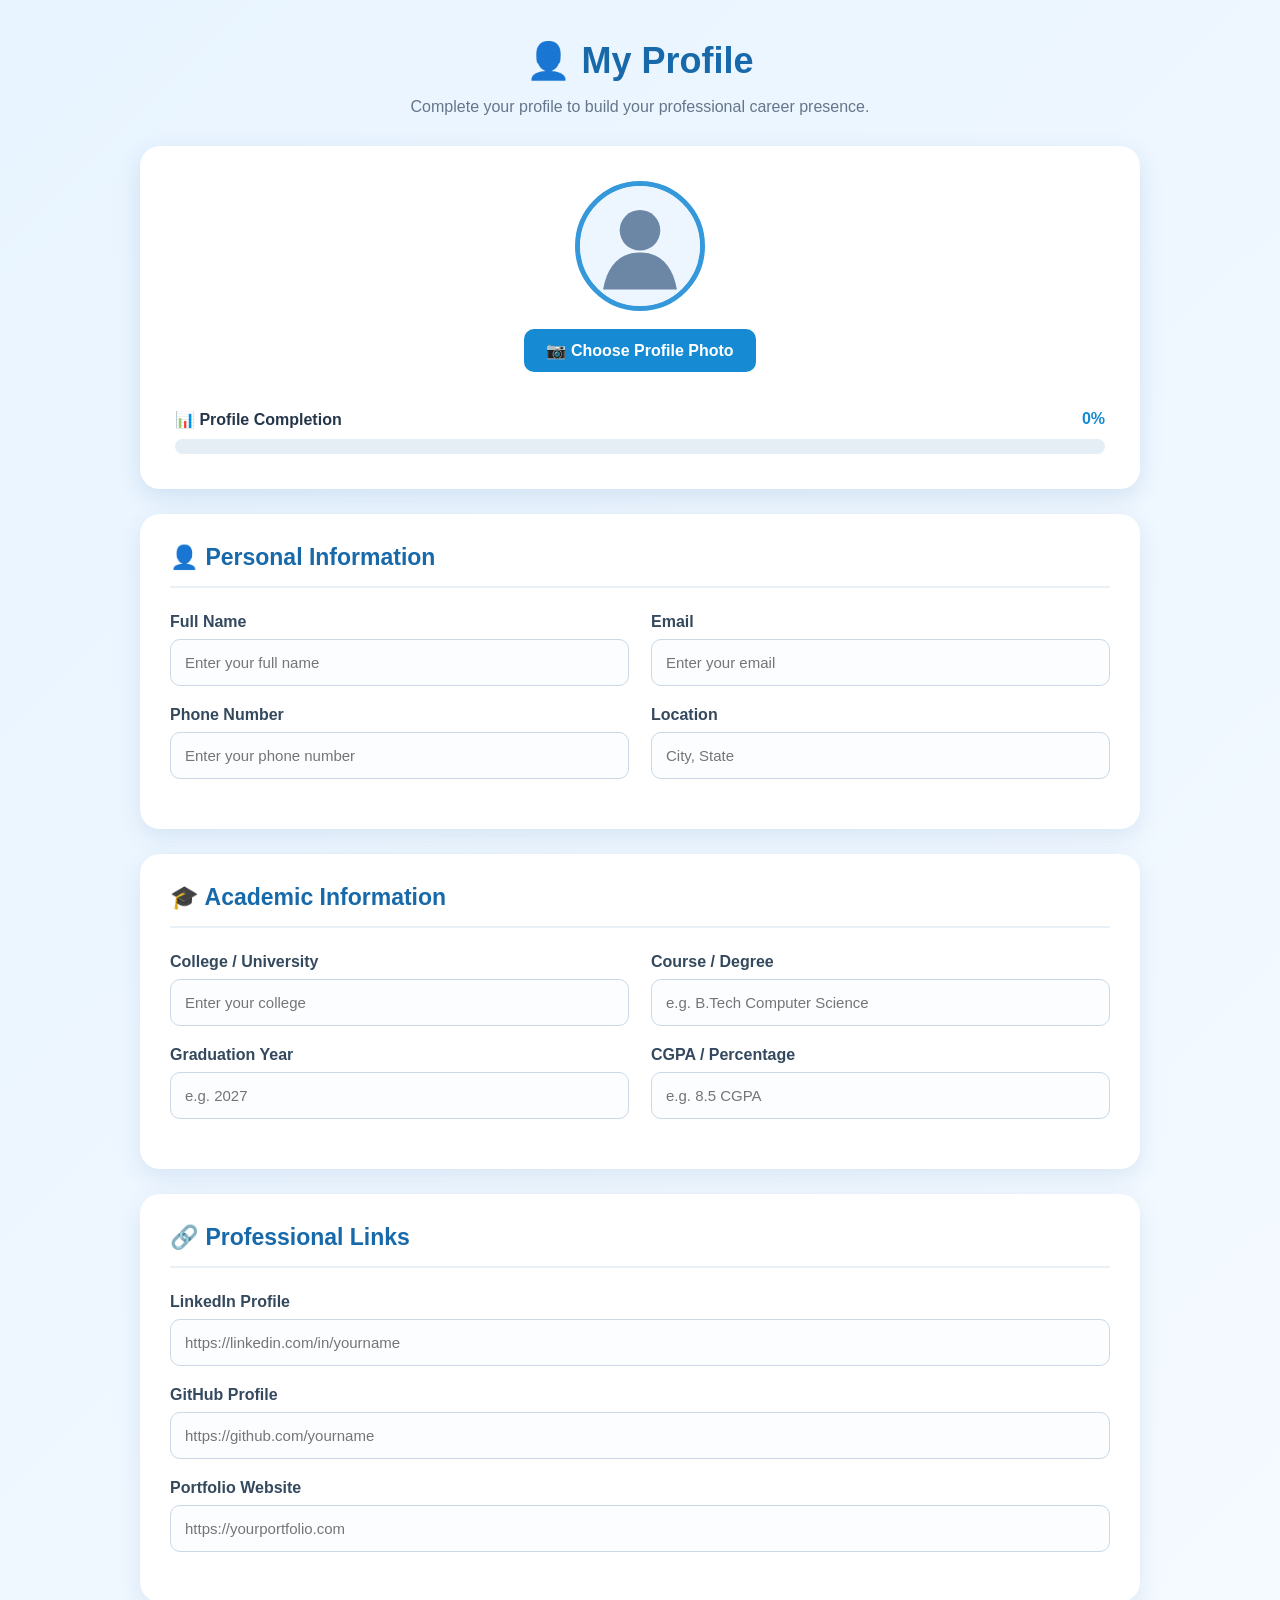
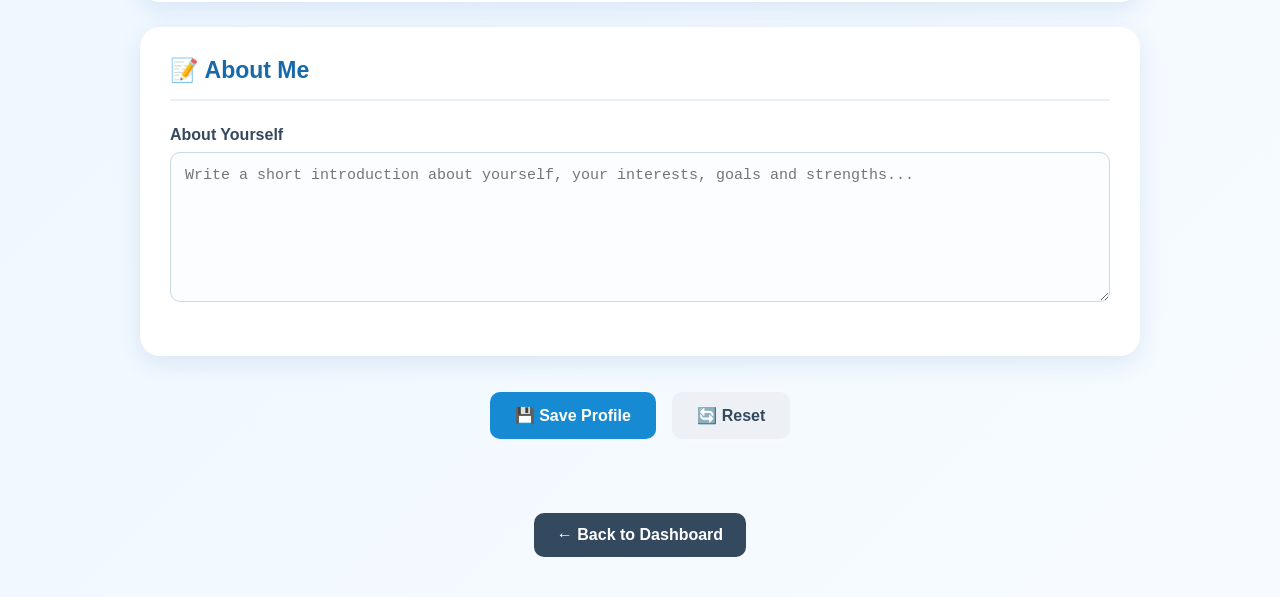
<file: frontend/profile.html>
<!DOCTYPE html>
<html lang="en">
<head>
    <meta charset="UTF-8">
    <meta name="viewport" content="width=device-width, initial-scale=1.0">

    <title>My Profile - Student Career CRM</title>

    <style>
        * {
            box-sizing: border-box;
        }

        body {
            margin: 0;
            font-family: Arial, Helvetica, sans-serif;
            background: linear-gradient(135deg, #e8f4ff, #f7fbff);
            color: #26364a;
        }

        .container {
            width: 92%;
            max-width: 1000px;
            margin: 40px auto;
        }

        .header {
            text-align: center;
            margin-bottom: 30px;
        }

        .header h1 {
            color: #1769aa;
            margin-bottom: 8px;
            font-size: 36px;
        }

        .header p {
            color: #65758b;
            font-size: 16px;
        }

        /* Profile photo */

        .profile-card {
            background: white;
            border-radius: 20px;
            padding: 35px;
            text-align: center;
            box-shadow: 0 8px 25px rgba(0, 80, 150, 0.12);
            margin-bottom: 25px;
        }

        .profile-photo {
            width: 130px;
            height: 130px;
            border-radius: 50%;
            border: 5px solid #3498db;
            object-fit: cover;
            display: block;
            margin: 0 auto 18px;
            background: #edf6ff;
        }

        .photo-input {
            display: none;
        }

        .photo-button {
            display: inline-block;
            background: #168bd3;
            color: white;
            padding: 12px 22px;
            border-radius: 10px;
            cursor: pointer;
            font-weight: bold;
        }

        .photo-button:hover {
            background: #0d72b4;
        }

        /* Completion */

        .completion {
            margin-top: 30px;
            text-align: left;
        }

        .completion-header {
            display: flex;
            justify-content: space-between;
            font-weight: bold;
            margin-bottom: 10px;
        }

        .percentage {
            color: #168bd3;
        }

        .progress-container {
            width: 100%;
            height: 15px;
            background: #e5edf5;
            border-radius: 20px;
            overflow: hidden;
        }

        .progress-bar {
            height: 100%;
            width: 0%;
            background: linear-gradient(90deg, #168bd3, #35b6e8);
            border-radius: 20px;
            transition: width 0.4s ease;
        }

        /* Sections */

        .section {
            background: white;
            border-radius: 20px;
            padding: 30px;
            margin-bottom: 25px;
            box-shadow: 0 8px 25px rgba(0, 80, 150, 0.10);
        }

        .section-title {
            color: #1769aa;
            font-size: 23px;
            margin-top: 0;
            margin-bottom: 25px;
            border-bottom: 2px solid #e8f1f8;
            padding-bottom: 15px;
        }

        .form-row {
            display: grid;
            grid-template-columns: 1fr 1fr;
            gap: 22px;
        }

        .form-group {
            margin-bottom: 20px;
        }

        label {
            display: block;
            font-weight: bold;
            margin-bottom: 8px;
            color: #34495e;
        }

        input,
        textarea {
            width: 100%;
            padding: 14px;
            border: 1px solid #cbd8e5;
            border-radius: 10px;
            font-size: 15px;
            outline: none;
            transition: 0.2s;
            background: #fbfdff;
        }

        input:focus,
        textarea:focus {
            border-color: #168bd3;
            box-shadow: 0 0 0 3px rgba(22, 139, 211, 0.12);
            background: white;
        }

        textarea {
            min-height: 150px;
            resize: vertical;
        }

        /* Buttons */

        .button-area {
            text-align: center;
            margin: 30px 0;
        }

        button {
            border: none;
            border-radius: 10px;
            padding: 14px 25px;
            font-size: 16px;
            font-weight: bold;
            cursor: pointer;
            margin: 6px;
        }

        .save-button {
            background: #168bd3;
            color: white;
        }

        .save-button:hover {
            background: #0d72b4;
        }

        .reset-button {
            background: #edf1f5;
            color: #34495e;
        }

        .reset-button:hover {
            background: #dce4eb;
        }

        .back-button {
            display: block;
            width: fit-content;
            margin: 0 auto 40px;
            text-decoration: none;
            background: #34495e;
            color: white;
            padding: 13px 23px;
            border-radius: 10px;
            font-weight: bold;
        }

        .back-button:hover {
            background: #263746;
        }

        #message {
            text-align: center;
            font-weight: bold;
            min-height: 22px;
        }

        /* Mobile */

        @media (max-width: 700px) {

            .container {
                width: 95%;
                margin: 20px auto;
            }

            .header h1 {
                font-size: 29px;
            }

            .section,
            .profile-card {
                padding: 22px;
            }

            .form-row {
                grid-template-columns: 1fr;
                gap: 0;
            }
        }
    </style>
</head>

<body>

<div class="container">

    <!-- HEADER -->

    <div class="header">
        <h1>👤 My Profile</h1>

        <p>
            Complete your profile to build your professional career presence.
        </p>
    </div>


    <!-- PROFILE PHOTO + COMPLETION -->

    <div class="profile-card">

        <img
            id="profilePhoto"
            class="profile-photo"
            src=""
            alt="Profile Photo"
        >

        <label for="photoInput" class="photo-button">
            📷 Choose Profile Photo
        </label>

        <input
            type="file"
            id="photoInput"
            class="photo-input"
            accept="image/*"
        >


        <div class="completion">

            <div class="completion-header">

                <span>
                    📊 Profile Completion
                </span>

                <span
                    id="completionPercentage"
                    class="percentage"
                >
                    0%
                </span>

            </div>

            <div class="progress-container">

                <div
                    id="progressBar"
                    class="progress-bar"
                ></div>

            </div>

        </div>

    </div>


    <form id="profileForm">


        <!-- PERSONAL INFORMATION -->

        <div class="section">

            <h2 class="section-title">
                👤 Personal Information
            </h2>


            <div class="form-row">

                <div class="form-group">

                    <label for="fullName">
                        Full Name
                    </label>

                    <input
                        type="text"
                        id="fullName"
                        placeholder="Enter your full name"
                    >

                </div>


                <div class="form-group">

                    <label for="email">
                        Email
                    </label>

                    <input
                        type="email"
                        id="email"
                        placeholder="Enter your email"
                    >

                </div>

            </div>


            <div class="form-row">

                <div class="form-group">

                    <label for="phone">
                        Phone Number
                    </label>

                    <input
                        type="tel"
                        id="phone"
                        placeholder="Enter your phone number"
                    >

                </div>


                <div class="form-group">

                    <label for="location">
                        Location
                    </label>

                    <input
                        type="text"
                        id="location"
                        placeholder="City, State"
                    >

                </div>

            </div>

        </div>


        <!-- ACADEMIC INFORMATION -->

        <div class="section">

            <h2 class="section-title">
                🎓 Academic Information
            </h2>


            <div class="form-row">

                <div class="form-group">

                    <label for="college">
                        College / University
                    </label>

                    <input
                        type="text"
                        id="college"
                        placeholder="Enter your college"
                    >

                </div>


                <div class="form-group">

                    <label for="course">
                        Course / Degree
                    </label>

                    <input
                        type="text"
                        id="course"
                        placeholder="e.g. B.Tech Computer Science"
                    >

                </div>

            </div>


            <div class="form-row">

                <div class="form-group">

                    <label for="graduationYear">
                        Graduation Year
                    </label>

                    <input
                        type="number"
                        id="graduationYear"
                        placeholder="e.g. 2027"
                    >

                </div>


                <div class="form-group">

                    <label for="cgpa">
                        CGPA / Percentage
                    </label>

                    <input
                        type="text"
                        id="cgpa"
                        placeholder="e.g. 8.5 CGPA"
                    >

                </div>

            </div>

        </div>


        <!-- PROFESSIONAL LINKS -->

        <div class="section">

            <h2 class="section-title">
                🔗 Professional Links
            </h2>


            <div class="form-group">

                <label for="linkedin">
                    LinkedIn Profile
                </label>

                <input
                    type="url"
                    id="linkedin"
                    placeholder="https://linkedin.com/in/yourname"
                >

            </div>


            <div class="form-group">

                <label for="github">
                    GitHub Profile
                </label>

                <input
                    type="url"
                    id="github"
                    placeholder="https://github.com/yourname"
                >

            </div>


            <div class="form-group">

                <label for="portfolio">
                    Portfolio Website
                </label>

                <input
                    type="url"
                    id="portfolio"
                    placeholder="https://yourportfolio.com"
                >

            </div>

        </div>


        <!-- ABOUT ME -->

        <div class="section">

            <h2 class="section-title">
                📝 About Me
            </h2>


            <div class="form-group">

                <label for="about">
                    About Yourself
                </label>

                <textarea
                    id="about"
                    placeholder="Write a short introduction about yourself, your interests, goals and strengths..."
                ></textarea>

            </div>

        </div>


        <!-- BUTTONS -->

        <div class="button-area">

            <button
                type="submit"
                class="save-button"
            >
                💾 Save Profile
            </button>


            <button
                type="button"
                class="reset-button"
                id="resetButton"
            >
                🔄 Reset
            </button>

        </div>


        <p id="message"></p>

    </form>


    <!-- BACK -->

    <a
        href="index.html"
        class="back-button"
    >
        ← Back to Dashboard
    </a>

</div>


<script>

    /* ==========================================
       PROFILE FIELDS
    ========================================== */

    const fields = [
        "fullName",
        "email",
        "phone",
        "location",
        "college",
        "course",
        "graduationYear",
        "cgpa",
        "linkedin",
        "github",
        "portfolio",
        "about"
    ];


    /* ==========================================
       DEFAULT PROFILE IMAGE
    ========================================== */

    const defaultPhoto =
        "data:image/svg+xml;charset=UTF-8," +
        encodeURIComponent(`
            <svg xmlns="http://www.w3.org/2000/svg"
                 width="130"
                 height="130"
                 viewBox="0 0 130 130">

                <circle
                    cx="65"
                    cy="65"
                    r="65"
                    fill="#edf6ff"
                />

                <circle
                    cx="65"
                    cy="48"
                    r="22"
                    fill="#6b87a5"
                />

                <path
                    d="M25 112
                       C30 84 45 72 65 72
                       C85 72 100 84 105 112"
                    fill="#6b87a5"
                />

            </svg>
        `);


    const profilePhoto =
        document.getElementById("profilePhoto");

    const photoInput =
        document.getElementById("photoInput");


    profilePhoto.src = defaultPhoto;


    /* ==========================================
       SAVE PROFILE
    ========================================== */

    document
        .getElementById("profileForm")
        .addEventListener("submit", function(event) {

            event.preventDefault();


            fields.forEach(function(field) {

                const element =
                    document.getElementById(field);

                localStorage.setItem(
                    "profile_" + field,
                    element.value.trim()
                );

            });


            updateCompletion();


            const message =
                document.getElementById("message");

            message.textContent =
                "✅ Profile saved successfully!";

            message.style.color = "#168b4d";


            setTimeout(function() {

                message.textContent = "";

            }, 3000);

        });


    /* ==========================================
       LOAD PROFILE
    ========================================== */

    function loadProfile() {

        fields.forEach(function(field) {

            const savedValue =
                localStorage.getItem(
                    "profile_" + field
                );

            if (savedValue !== null) {

                document.getElementById(field).value =
                    savedValue;

            }

        });


        const savedPhoto =
            localStorage.getItem("profile_photo");

        if (savedPhoto) {

            profilePhoto.src = savedPhoto;

        }


        updateCompletion();

    }


    /* ==========================================
       UPDATE PROFILE COMPLETION
    ========================================== */

    function updateCompletion() {

        let completed = 0;


        fields.forEach(function(field) {

            const element =
                document.getElementById(field);

            if (
                element &&
                element.value.trim() !== ""
            ) {

                completed++;

            }

        });


        const percentage =
            Math.round(
                (completed / fields.length) * 100
            );


        document
            .getElementById("completionPercentage")
            .textContent =
            percentage + "%";


        document
            .getElementById("progressBar")
            .style.width =
            percentage + "%";

    }


    /* ==========================================
       UPDATE COMPLETION WHILE TYPING
    ========================================== */

    fields.forEach(function(field) {

        document
            .getElementById(field)
            .addEventListener(
                "input",
                updateCompletion
            );

    });


    /* ==========================================
       PROFILE PHOTO
    ========================================== */

    photoInput.addEventListener(
        "change",
        function(event) {

            const file =
                event.target.files[0];

            if (!file) {
                return;
            }


            const reader =
                new FileReader();


            reader.onload =
                function(e) {

                    profilePhoto.src =
                        e.target.result;


                    localStorage.setItem(
                        "profile_photo",
                        e.target.result
                    );


                    const message =
                        document.getElementById(
                            "message"
                        );

                    message.textContent =
                        "📷 Profile photo updated!";

                    message.style.color =
                        "#168b4d";

                };


            reader.readAsDataURL(file);

        }
    );


    /* ==========================================
       RESET PROFILE
    ========================================== */

    document
        .getElementById("resetButton")
        .addEventListener(
            "click",
            function() {

                const confirmed =
                    confirm(
                        "Are you sure you want to reset your profile?"
                    );


                if (!confirmed) {
                    return;
                }


                fields.forEach(function(field) {

                    localStorage.removeItem(
                        "profile_" + field
                    );

                    document.getElementById(
                        field
                    ).value = "";

                });


                localStorage.removeItem(
                    "profile_photo"
                );


                profilePhoto.src =
                    defaultPhoto;


                photoInput.value = "";


                updateCompletion();


                const message =
                    document.getElementById(
                        "message"
                    );

                message.textContent =
                    "Profile has been reset.";

                message.style.color =
                    "#168b4d";

            }
        );


    /* ==========================================
       INITIAL LOAD
    ========================================== */

    window.addEventListener(
        "load",
        loadProfile
    );

</script>

</body>
</html>
</file>
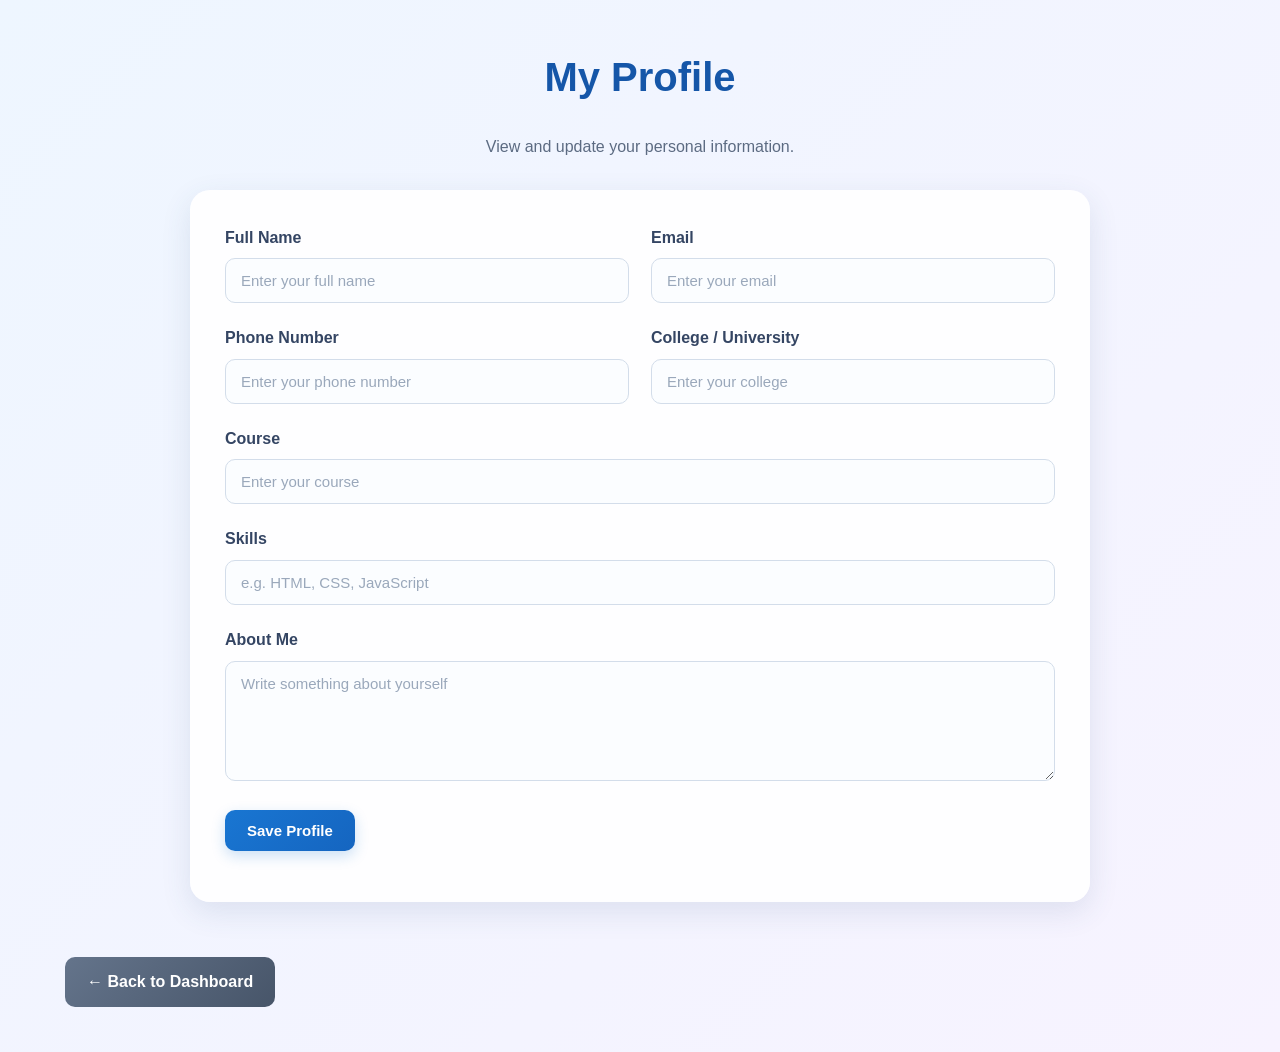
<file: frontend/profile_backup.html>
<!DOCTYPE html>
<html lang="en">
<head>
    <meta charset="UTF-8">
    <meta name="viewport" content="width=device-width, initial-scale=1.0">

    <title>My Profile - Student Career CRM</title>

    <link rel="stylesheet" href="style.css">
</head>

<body>

<main>

    <h1>My Profile</h1>

    <p style="text-align: center;">
        View and update your personal information.
    </p>

    <form id="profileForm">

        <div class="form-row">

            <div class="form-group">
                <label for="fullName">Full Name</label>
                <input
                    type="text"
                    id="fullName"
                    placeholder="Enter your full name"
                    required
                >
            </div>

            <div class="form-group">
                <label for="email">Email</label>
                <input
                    type="email"
                    id="email"
                    placeholder="Enter your email"
                    required
                >
            </div>

        </div>


        <div class="form-row">

            <div class="form-group">
                <label for="phone">Phone Number</label>
                <input
                    type="tel"
                    id="phone"
                    placeholder="Enter your phone number"
                >
            </div>

            <div class="form-group">
                <label for="college">College / University</label>
                <input
                    type="text"
                    id="college"
                    placeholder="Enter your college"
                >
            </div>

        </div>


        <div class="form-group">
            <label for="course">Course</label>
            <input
                type="text"
                id="course"
                placeholder="Enter your course"
            >
        </div>


        <div class="form-group">
            <label for="skills">Skills</label>
            <input
                type="text"
                id="skills"
                placeholder="e.g. HTML, CSS, JavaScript"
            >
        </div>


        <div class="form-group">
            <label for="about">About Me</label>
            <textarea
                id="about"
                placeholder="Write something about yourself"
            ></textarea>
        </div>


        <button type="submit">
            Save Profile
        </button>

        <p id="message"></p>

    </form>


    <a href="index.html" class="back-button">
        ← Back to Dashboard
    </a>

</main>


<script>

    const profileForm = document.getElementById("profileForm");
    const message = document.getElementById("message");

    // Load saved profile information
    window.onload = function () {

        document.getElementById("fullName").value =
            localStorage.getItem("fullName") || "";

        document.getElementById("email").value =
            localStorage.getItem("email") || "";

        document.getElementById("phone").value =
            localStorage.getItem("phone") || "";

        document.getElementById("college").value =
            localStorage.getItem("college") || "";

        document.getElementById("course").value =
            localStorage.getItem("course") || "";

        document.getElementById("skills").value =
            localStorage.getItem("skills") || "";

        document.getElementById("about").value =
            localStorage.getItem("about") || "";
    };


    // Save profile information
    profileForm.addEventListener("submit", function(event) {

        event.preventDefault();

        localStorage.setItem(
            "fullName",
            document.getElementById("fullName").value
        );

        localStorage.setItem(
            "email",
            document.getElementById("email").value
        );

        localStorage.setItem(
            "phone",
            document.getElementById("phone").value
        );

        localStorage.setItem(
            "college",
            document.getElementById("college").value
        );

        localStorage.setItem(
            "course",
            document.getElementById("course").value
        );

        localStorage.setItem(
            "skills",
            document.getElementById("skills").value
        );

        localStorage.setItem(
            "about",
            document.getElementById("about").value
        );

        message.textContent = "Profile saved successfully!";

        message.style.color = "green";
        message.style.fontWeight = "bold";
    });

</script>

</body>
</html>
</file>
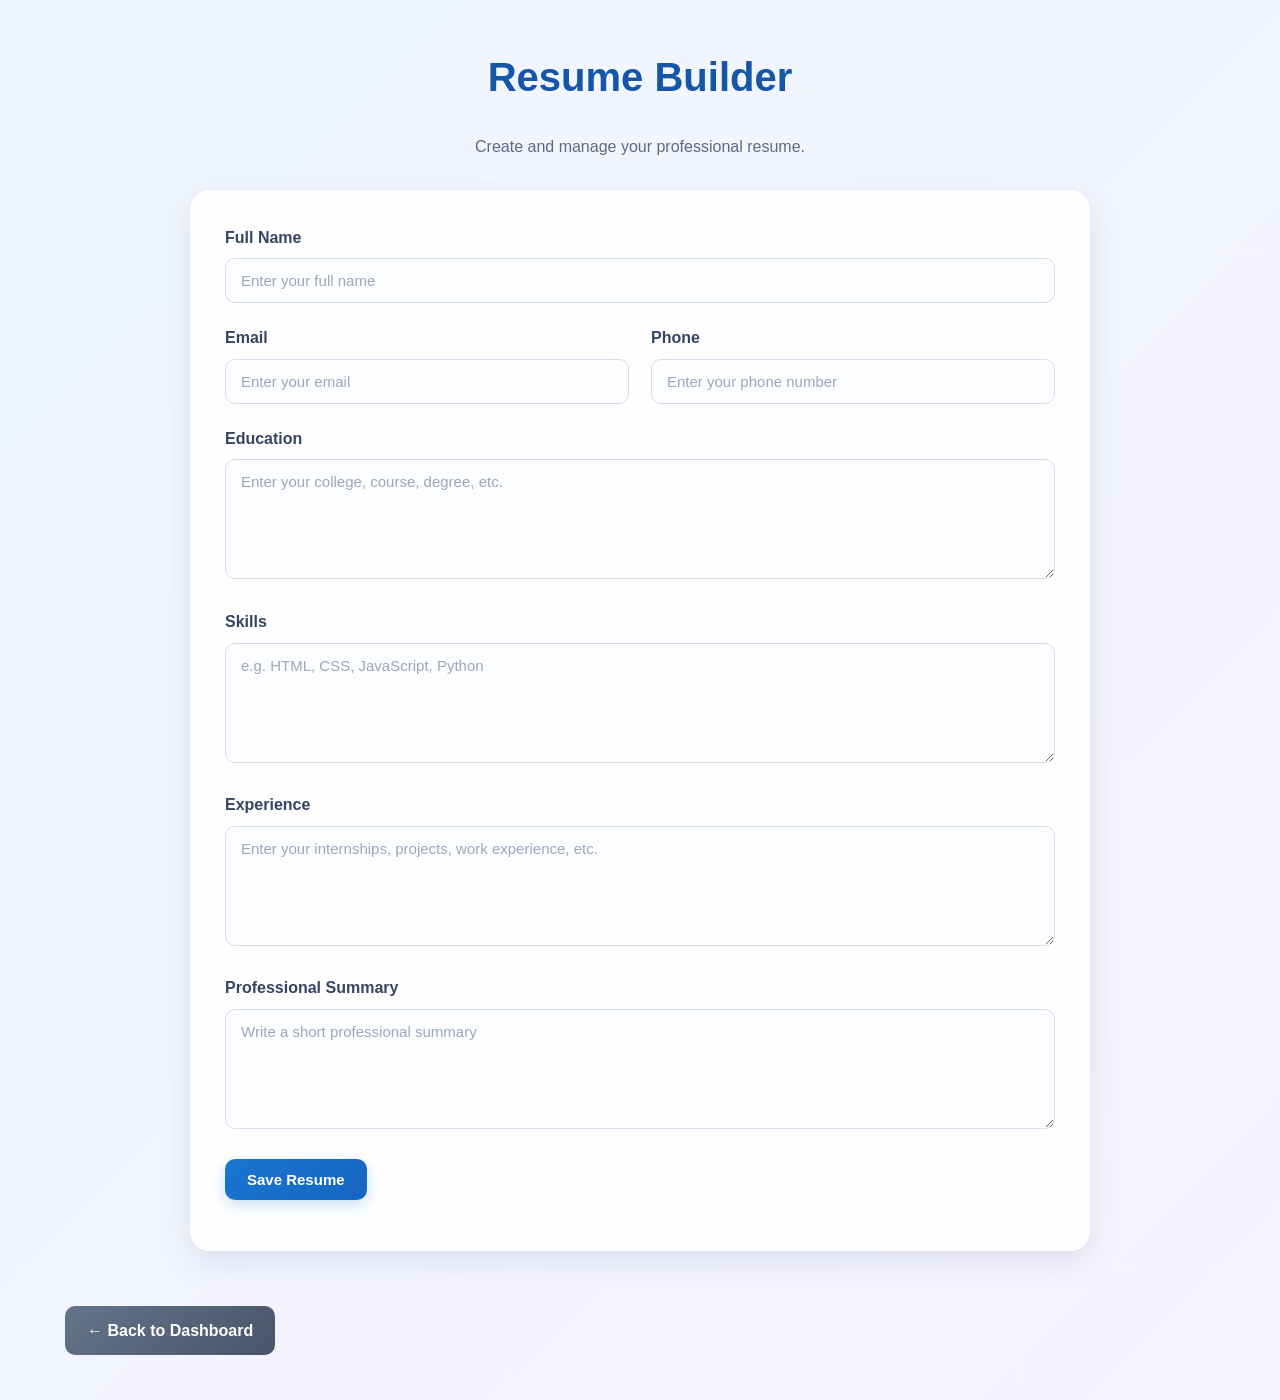
<file: frontend/resume.html>
<!DOCTYPE html>
<html lang="en">
<head>
    <meta charset="UTF-8">
    <meta name="viewport" content="width=device-width, initial-scale=1.0">

    <title>Resume Builder - Student Career CRM</title>

    <link rel="stylesheet" href="style.css">
</head>

<body>

<main>

    <h1>Resume Builder</h1>

    <p style="text-align: center;">
        Create and manage your professional resume.
    </p>

    <form id="resumeForm">

        <div class="form-group">
            <label for="resumeName">Full Name</label>
            <input
                type="text"
                id="resumeName"
                placeholder="Enter your full name"
                required
            >
        </div>

        <div class="form-row">

            <div class="form-group">
                <label for="resumeEmail">Email</label>
                <input
                    type="email"
                    id="resumeEmail"
                    placeholder="Enter your email"
                    required
                >
            </div>

            <div class="form-group">
                <label for="resumePhone">Phone</label>
                <input
                    type="tel"
                    id="resumePhone"
                    placeholder="Enter your phone number"
                >
            </div>

        </div>

        <div class="form-group">
            <label for="resumeEducation">Education</label>
            <textarea
                id="resumeEducation"
                placeholder="Enter your college, course, degree, etc."
            ></textarea>
        </div>

        <div class="form-group">
            <label for="resumeSkills">Skills</label>
            <textarea
                id="resumeSkills"
                placeholder="e.g. HTML, CSS, JavaScript, Python"
            ></textarea>
        </div>

        <div class="form-group">
            <label for="resumeExperience">Experience</label>
            <textarea
                id="resumeExperience"
                placeholder="Enter your internships, projects, work experience, etc."
            ></textarea>
        </div>

        <div class="form-group">
            <label for="resumeSummary">Professional Summary</label>
            <textarea
                id="resumeSummary"
                placeholder="Write a short professional summary"
            ></textarea>
        </div>

        <button type="submit">
            Save Resume
        </button>

        <p id="resumeMessage"></p>

    </form>

    <a href="index.html" class="back-button">
        ← Back to Dashboard
    </a>

</main>


<script>

    const resumeForm = document.getElementById("resumeForm");
    const resumeMessage = document.getElementById("resumeMessage");

    // Load saved profile information into resume
    window.onload = function () {

        document.getElementById("resumeName").value =
            localStorage.getItem("fullName") || "";

        document.getElementById("resumeEmail").value =
            localStorage.getItem("email") || "";

        document.getElementById("resumePhone").value =
            localStorage.getItem("phone") || "";

        document.getElementById("resumeSkills").value =
            localStorage.getItem("skills") || "";
    };


    // Save resume
    resumeForm.addEventListener("submit", function(event) {

        event.preventDefault();

        localStorage.setItem(
            "resumeName",
            document.getElementById("resumeName").value
        );

        localStorage.setItem(
            "resumeEmail",
            document.getElementById("resumeEmail").value
        );

        localStorage.setItem(
            "resumePhone",
            document.getElementById("resumePhone").value
        );

        localStorage.setItem(
            "resumeEducation",
            document.getElementById("resumeEducation").value
        );

        localStorage.setItem(
            "resumeSkills",
            document.getElementById("resumeSkills").value
        );

        localStorage.setItem(
            "resumeExperience",
            document.getElementById("resumeExperience").value
        );

        localStorage.setItem(
            "resumeSummary",
            document.getElementById("resumeSummary").value
        );

        resumeMessage.textContent =
            "Resume saved successfully!";

        resumeMessage.style.color = "green";
        resumeMessage.style.fontWeight = "bold";
    });

</script>

</body>
</html>
</file>
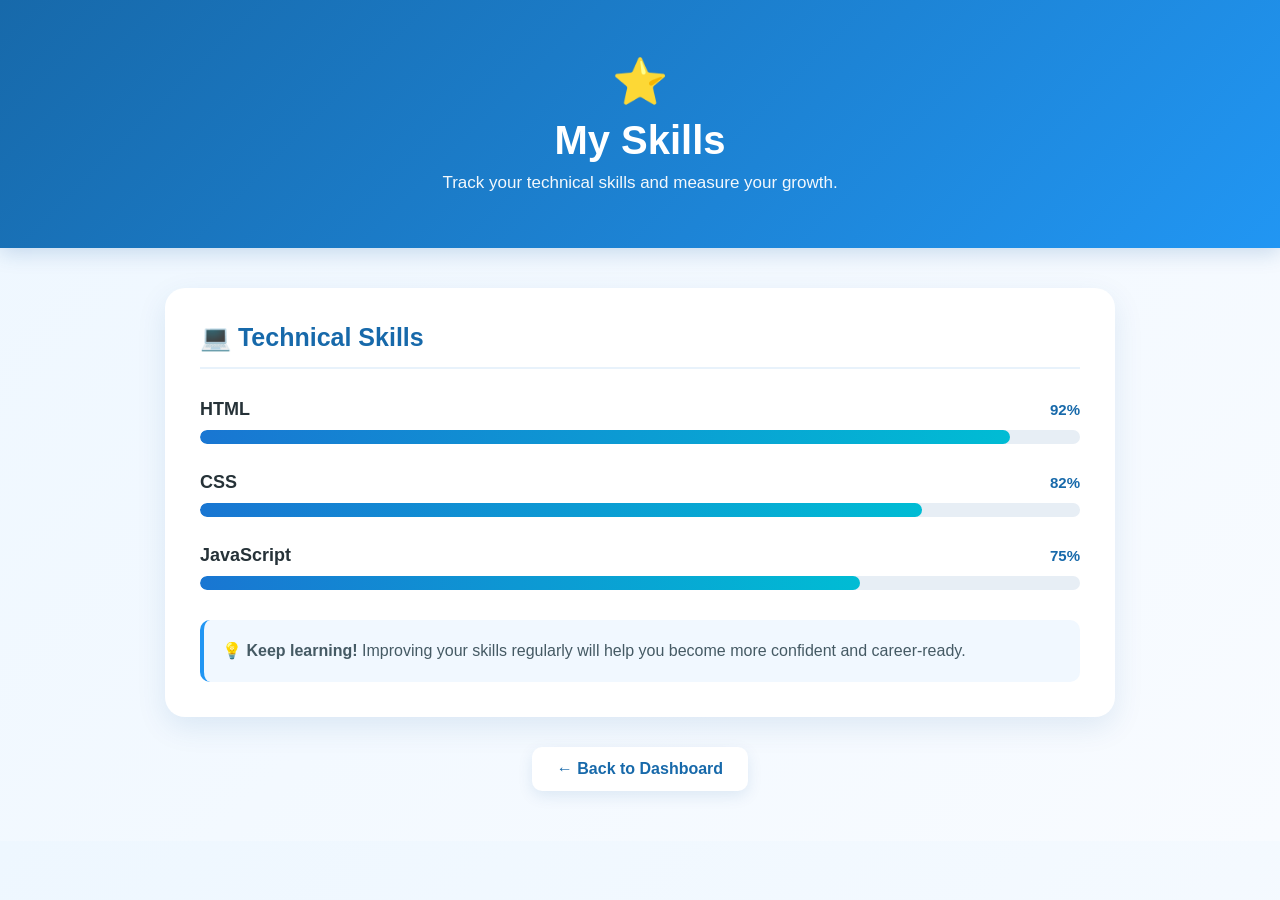
<file: frontend/skills.html>
<!DOCTYPE html>
<html lang="en">
<head>
    <meta charset="UTF-8">
    <meta name="viewport" content="width=device-width, initial-scale=1.0">

    <title>My Skills - Student Career CRM</title>

    <style>

        * {
            box-sizing: border-box;
        }

        body {
            margin: 0;
            font-family: Arial, sans-serif;
            background: linear-gradient(135deg, #eef7ff, #f8fbff);
            color: #263238;
        }

        /* =========================
           HEADER
        ========================= */

        .skills-header {
            background: linear-gradient(135deg, #1769aa, #2196f3);
            color: white;
            text-align: center;
            padding: 55px 20px;
            box-shadow: 0 5px 20px rgba(0, 80, 150, 0.18);
        }

        .skills-header .icon {
            font-size: 45px;
            margin-bottom: 10px;
        }

        .skills-header h1 {
            margin: 0 0 10px;
            font-size: 40px;
        }

        .skills-header p {
            margin: 0;
            font-size: 17px;
            opacity: 0.95;
        }


        /* =========================
           MAIN CONTAINER
        ========================= */

        .skills-container {
            width: 90%;
            max-width: 950px;
            margin: 40px auto;
        }


        /* =========================
           SKILL CARD
        ========================= */

        .skill-card {
            background: white;
            padding: 35px;
            border-radius: 20px;
            margin-bottom: 25px;
            box-shadow: 0 10px 30px rgba(0, 80, 150, 0.10);
        }

        .skill-card h2 {
            color: #1769aa;
            margin-top: 0;
            margin-bottom: 30px;
            font-size: 25px;
            border-bottom: 2px solid #e8f2fb;
            padding-bottom: 15px;
        }


        /* =========================
           INDIVIDUAL SKILL
        ========================= */

        .skill {
            margin: 28px 0;
        }

        .skill:last-child {
            margin-bottom: 0;
        }

        .skill-info {
            display: flex;
            justify-content: space-between;
            align-items: center;
            margin-bottom: 10px;
        }

        .skill-name {
            font-size: 18px;
            font-weight: bold;
            color: #263238;
        }

        .skill-percent {
            font-size: 15px;
            font-weight: bold;
            color: #1769aa;
        }


        /* =========================
           PROGRESS BAR
        ========================= */

        .progress {
            width: 100%;
            height: 14px;
            background-color: #e7eef5;
            border-radius: 20px;
            overflow: hidden;
        }

        .progress-bar {
            height: 100%;
            background: linear-gradient(
                90deg,
                #1976d2,
                #00bcd4
            );
            border-radius: 20px;
            transition: width 0.6s ease;
        }


        /* =========================
           SKILL TIPS
        ========================= */

        .skill-tip {
            margin-top: 30px;
            padding: 18px;
            background: #f1f8ff;
            border-left: 4px solid #2196f3;
            border-radius: 10px;
            color: #455a64;
            line-height: 1.6;
        }


        /* =========================
           BACK BUTTON
        ========================= */

        .back-container {
            text-align: center;
            margin: 30px 0 50px;
        }

        .back-button {
            display: inline-block;
            padding: 13px 25px;
            background: white;
            color: #1769aa;
            text-decoration: none;
            border-radius: 10px;
            font-weight: bold;
            box-shadow: 0 5px 15px rgba(0, 80, 150, 0.10);
            transition: 0.3s;
        }

        .back-button:hover {
            transform: translateY(-2px);
            background: #eef7ff;
        }


        /* =========================
           MOBILE
        ========================= */

        @media (max-width: 600px) {

            .skills-header {
                padding: 40px 15px;
            }

            .skills-header h1 {
                font-size: 32px;
            }

            .skills-container {
                width: 92%;
                margin-top: 25px;
            }

            .skill-card {
                padding: 25px;
            }

            .skill-card h2 {
                font-size: 22px;
            }

        }

    </style>
</head>


<body>


    <!-- =========================
         HEADER
    ========================= -->

    <div class="skills-header">

        <div class="icon">
            ⭐
        </div>

        <h1>
            My Skills
        </h1>

        <p>
            Track your technical skills and measure your growth.
        </p>

    </div>


    <!-- =========================
         SKILLS
    ========================= -->

    <div class="skills-container">


        <!-- TECHNICAL SKILLS -->

        <div class="skill-card">

            <h2>
                💻 Technical Skills
            </h2>


            <!-- HTML -->

            <div class="skill">

                <div class="skill-info">

                    <span class="skill-name">
                        HTML
                    </span>

                    <span class="skill-percent">
                        92%
                    </span>

                </div>

                <div class="progress">

                    <div
                        class="progress-bar"
                        style="width: 92%;"
                    ></div>

                </div>

            </div>


            <!-- CSS -->

            <div class="skill">

                <div class="skill-info">

                    <span class="skill-name">
                        CSS
                    </span>

                    <span class="skill-percent">
                        82%
                    </span>

                </div>

                <div class="progress">

                    <div
                        class="progress-bar"
                        style="width: 82%;"
                    ></div>

                </div>

            </div>


            <!-- JAVASCRIPT -->

            <div class="skill">

                <div class="skill-info">

                    <span class="skill-name">
                        JavaScript
                    </span>

                    <span class="skill-percent">
                        75%
                    </span>

                </div>

                <div class="progress">

                    <div
                        class="progress-bar"
                        style="width: 75%;"
                    ></div>

                </div>

            </div>


            <!-- TIP -->

            <div class="skill-tip">

                💡 <strong>Keep learning!</strong>
                Improving your skills regularly will help you
                become more confident and career-ready.

            </div>

        </div>


        <!-- BACK BUTTON -->

        <div class="back-container">

            <a
                href="index.html"
                class="back-button"
            >
                ← Back to Dashboard
            </a>

        </div>

    </div>

</body>
</html>
</file>
<file: frontend/style.css>
/* =========================================================
   STUDENT CAREER CRM
   Modern Frontend Design
   ========================================================= */


/* =========================================================
   GLOBAL
   ========================================================= */

* {
    box-sizing: border-box;
}

html {
    scroll-behavior: smooth;
}

body {
    margin: 0;
    padding: 0;
    font-family: "Segoe UI", Arial, Helvetica, sans-serif;
    background: linear-gradient(135deg, #eef6ff, #f7f3ff);
    color: #24324a;
    line-height: 1.6;
    min-height: 100vh;
}


/* =========================================================
   COMMON HEADER
   ========================================================= */

header {
    background: linear-gradient(135deg, #1565c0, #6a4bc3);
    color: white;
    text-align: center;
    padding: 45px 20px;
    box-shadow: 0 8px 25px rgba(21, 101, 192, 0.22);
}

header h1 {
    margin: 0 0 8px;
    font-size: 42px;
    font-weight: 700;
    letter-spacing: 0.5px;
}

header p {
    margin: 0;
    font-size: 17px;
    opacity: 0.9;
}


/* =========================================================
   MAIN CONTAINER
   ========================================================= */

main {
    width: 90%;
    max-width: 1150px;
    margin: 45px auto;
}


/* =========================================================
   HEADINGS
   ========================================================= */

h1 {
    color: #1556a8;
    text-align: center;
    font-size: 40px;
    margin-bottom: 25px;
}

h2 {
    color: #315a9e;
    text-align: center;
    margin-bottom: 25px;
}

h3 {
    color: #1556a8;
    font-size: 22px;
    margin-top: 0;
}


/* =========================================================
   PARAGRAPHS
   ========================================================= */

p {
    font-size: 16px;
    color: #5c6b82;
}


/* =========================================================
   COMMON DASHBOARD
   ========================================================= */

.dashboard {
    display: grid;
    grid-template-columns: repeat(2, minmax(0, 1fr));
    gap: 25px;
    margin-top: 35px;
}


/* =========================================================
   COMMON CARDS
   ========================================================= */

.card {
    background: rgba(255, 255, 255, 0.95);
    padding: 30px;
    border-radius: 20px;
    border: 1px solid rgba(255, 255, 255, 0.8);
    box-shadow: 0 10px 30px rgba(50, 80, 120, 0.12);
    transition:
        transform 0.25s ease,
        box-shadow 0.25s ease,
        border-color 0.25s ease;
    position: relative;
    overflow: hidden;
}

.card::before {
    content: "";
    position: absolute;
    left: 0;
    top: 0;
    width: 100%;
    height: 5px;
    background: linear-gradient(90deg, #1976d2, #7b5cff);
}

.card:hover {
    transform: translateY(-5px);
    box-shadow: 0 18px 38px rgba(50, 80, 120, 0.18);
    border-color: rgba(25, 118, 210, 0.18);
}

.card h2 {
    color: #315a9e;
    margin-top: 0;
}

.card h3 {
    font-size: 23px;
    margin-bottom: 10px;
}

.card p {
    margin-bottom: 20px;
}


/* =========================================================
   BUTTONS
   ========================================================= */

button {
    background: linear-gradient(135deg, #1976d2, #1565c0);
    color: white;
    border: none;
    padding: 12px 22px;
    border-radius: 10px;
    font-size: 15px;
    font-weight: 600;
    cursor: pointer;
    transition: all 0.25s ease;
    box-shadow: 0 5px 14px rgba(25, 118, 210, 0.22);
}

button:hover {
    transform: translateY(-2px);
    background: linear-gradient(135deg, #1565c0, #104f9e);
    box-shadow: 0 8px 18px rgba(25, 118, 210, 0.3);
}

button:active {
    transform: translateY(0);
}


/* Links that look like buttons */

a.button {
    display: inline-block;
    background: linear-gradient(135deg, #1976d2, #1565c0);
    color: white;
    padding: 12px 22px;
    border-radius: 10px;
    text-decoration: none;
    font-weight: 600;
    transition: all 0.25s ease;
}

a.button:hover {
    transform: translateY(-2px);
}


/* =========================================================
   FORMS
   ========================================================= */

form {
    background: rgba(255, 255, 255, 0.95);
    padding: 35px;
    border-radius: 20px;
    box-shadow: 0 10px 30px rgba(50, 80, 120, 0.12);
    max-width: 900px;
    margin: 30px auto;
}

.form-group {
    margin-bottom: 22px;
}

.form-row {
    display: grid;
    grid-template-columns: 1fr 1fr;
    gap: 22px;
}

label {
    display: block;
    font-weight: 600;
    margin-bottom: 8px;
    color: #344563;
}

input,
textarea,
select {
    width: 100%;
    padding: 13px 15px;
    border: 1px solid #d3ddea;
    border-radius: 10px;
    background: #fbfdff;
    color: #25344d;
    font-size: 15px;
    font-family: inherit;
    transition:
        border-color 0.2s ease,
        box-shadow 0.2s ease,
        background 0.2s ease;
}

input::placeholder,
textarea::placeholder {
    color: #9aa8bb;
}

input:focus,
textarea:focus,
select:focus {
    outline: none;
    border-color: #1976d2;
    background: white;
    box-shadow: 0 0 0 4px rgba(25, 118, 210, 0.12);
}

textarea {
    min-height: 120px;
    resize: vertical;
}


/* =========================================================
   JOBS / INTERNSHIPS
   ========================================================= */

.job-card {
    background: rgba(255, 255, 255, 0.95);
    padding: 28px;
    margin-bottom: 22px;
    border-radius: 18px;
    border-left: 5px solid #1976d2;
    box-shadow: 0 8px 25px rgba(50, 80, 120, 0.11);
    transition:
        transform 0.25s ease,
        box-shadow 0.25s ease;
}

.job-card:hover {
    transform: translateY(-5px);
    box-shadow: 0 15px 32px rgba(50, 80, 120, 0.16);
}

.job-card h3 {
    margin-bottom: 15px;
}

.job-card p {
    margin: 8px 0;
}

.job-card strong {
    color: #344563;
}


/* =========================================================
   APPLICATION MESSAGE
   ========================================================= */

.application-message {
    position: fixed;
    top: 25px;
    left: 50%;
    transform: translateX(-50%);
    z-index: 9999;
    background: linear-gradient(135deg, #1b8f55, #28a968);
    color: white;
    padding: 15px 28px;
    border-radius: 12px;
    font-size: 16px;
    font-weight: 700;
    box-shadow: 0 10px 30px rgba(27, 143, 85, 0.3);
    animation: messageSlideDown 0.35s ease;
}

@keyframes messageSlideDown {

    from {
        opacity: 0;
        transform: translate(-50%, -20px);
    }

    to {
        opacity: 1;
        transform: translate(-50%, 0);
    }

}


/* =========================================================
   BACK BUTTON
   ========================================================= */

.back-button {
    display: inline-block;
    margin-top: 25px;
    padding: 12px 22px;
    background: linear-gradient(135deg, #64748b, #475569);
    color: white;
    text-decoration: none;
    border-radius: 10px;
    font-weight: 600;
    transition: all 0.25s ease;
}

.back-button:hover {
    background: linear-gradient(135deg, #475569, #334155);
    transform: translateY(-2px);
    box-shadow: 0 7px 16px rgba(71, 85, 105, 0.25);
}


/* =========================================================
   TABLES
   ========================================================= */

table {
    width: 100%;
    border-collapse: collapse;
    background: white;
    border-radius: 15px;
    overflow: hidden;
    box-shadow: 0 8px 25px rgba(50, 80, 120, 0.1);
}

th {
    background: linear-gradient(135deg, #1976d2, #315a9e);
    color: white;
    padding: 15px;
    text-align: left;
}

td {
    padding: 14px 15px;
    border-bottom: 1px solid #edf1f6;
    color: #526177;
}

tr:hover td {
    background: #f5f9ff;
}


/* =========================================================
   STATUS BADGES
   ========================================================= */

.status {
    display: inline-block;
    padding: 6px 12px;
    border-radius: 20px;
    font-size: 13px;
    font-weight: 700;
}

.status-success {
    background: #dcfce7;
    color: #15803d;
}

.status-pending {
    background: #fef3c7;
    color: #a16207;
}

.status-rejected {
    background: #fee2e2;
    color: #b91c1c;
}


/* =========================================================
   SKILLS
   ========================================================= */

.skill-list {
    display: flex;
    flex-wrap: wrap;
    gap: 10px;
}

.skill {
    background: #e8f2ff;
    color: #1556a8;
    padding: 8px 14px;
    border-radius: 20px;
    font-weight: 600;
    font-size: 14px;
}


/* =========================================================
   PROGRESS
   ========================================================= */

.progress-container {
    width: 100%;
    height: 10px;
    background: #e5eaf1;
    border-radius: 20px;
    overflow: hidden;
    margin: 12px 0;
}

.progress-bar {
    height: 100%;
    background: linear-gradient(90deg, #1976d2, #7b5cff);
    border-radius: 20px;
    transition: width 0.5s ease;
}


/* =========================================================
   SIMPLE SECTIONS
   ========================================================= */

.section {
    background: rgba(255, 255, 255, 0.92);
    padding: 30px;
    border-radius: 18px;
    margin-bottom: 25px;
    box-shadow: 0 8px 25px rgba(50, 80, 120, 0.1);
}


/* =========================================================
   FOOTER
   ========================================================= */

footer {
    text-align: center;
    padding: 30px 20px;
    margin-top: 50px;
    color: #718096;
    font-size: 14px;
}


/* =========================================================
   MODERN DASHBOARD
   ========================================================= */


/* Dashboard body */

body.dashboard-page {
    background:
        linear-gradient(
            135deg,
            #f5f7ff,
            #eef6ff
        );
}


/* Main dashboard wrapper */

.dashboard-layout {
    display: flex;
    min-height: 100vh;
}


/* =========================================================
   DASHBOARD SIDEBAR
   ========================================================= */

.dashboard-sidebar {

    width: 245px;

    background: rgba(255, 255, 255, 0.96);

    border-right: 1px solid #e5e9f2;

    padding: 28px 18px;

    position: fixed;

    top: 0;
    bottom: 0;
    left: 0;

    overflow-y: auto;

    z-index: 100;

}


.dashboard-logo {

    display: flex;

    align-items: center;

    gap: 12px;

    padding:
        0 10px 28px;

    color: #263a76;

    font-size: 18px;

    font-weight: 700;

}


.dashboard-logo-icon {

    width: 43px;
    height: 43px;

    display: flex;

    align-items: center;
    justify-content: center;

    background:
        linear-gradient(
            135deg,
            #625de8,
            #168bd4
        );

    color: white;

    border-radius: 13px;

    font-size: 21px;

    box-shadow:
        0 7px 16px
        rgba(91, 91, 234, 0.22);

}


.dashboard-nav {

    display: flex;

    flex-direction: column;

    gap: 6px;

}


.dashboard-nav a {

    display: flex;

    align-items: center;

    gap: 12px;

    padding:
        12px 13px;

    border-radius: 10px;

    color: #5c687d;

    text-decoration: none;

    font-size: 14px;

    transition: all 0.2s ease;

}


.dashboard-nav a:hover {

    background: #f0f2ff;

    color: #514ddd;

    transform:
        translateX(2px);

}


.dashboard-nav a.active {

    background:
        linear-gradient(
            135deg,
            #eeeeff,
            #f1f5ff
        );

    color: #514ddd;

    font-weight: 700;

}


.dashboard-nav-icon {

    width: 25px;

    text-align: center;

    font-size: 18px;

}


/* =========================================================
   DASHBOARD CONTENT
   ========================================================= */

.dashboard-content {

    margin-left: 245px;

    width:
        calc(100% - 245px);

    padding: 32px;

}


.dashboard-inner {

    max-width: 1250px;

    margin: auto;

}


/* =========================================================
   DASHBOARD TOP BAR
   ========================================================= */

.dashboard-topbar {

    display: flex;

    align-items: center;

    justify-content: space-between;

    margin-bottom: 25px;

}


.dashboard-welcome h1 {

    margin: 0;

    color: #18243b;

    text-align: left;

    font-size: 30px;

}


.dashboard-welcome p {

    margin:
        7px 0 0;

    color: #68748a;

    font-size: 14px;

}


.dashboard-user {

    display: flex;

    align-items: center;

    gap: 10px;

    background: white;

    padding:
        7px 14px 7px 7px;

    border-radius: 30px;

    box-shadow:
        0 5px 15px
        rgba(50, 70, 120, 0.08);

}


.dashboard-avatar {

    width: 38px;
    height: 38px;

    display: flex;

    align-items: center;
    justify-content: center;

    background:
        linear-gradient(
            135deg,
            #d9f7ec,
            #bcebdc
        );

    border-radius: 50%;

    font-size: 19px;

}


.dashboard-user-name {

    font-size: 13px;

    font-weight: 700;

    color: #39465d;

}


/* =========================================================
   DASHBOARD HERO
   ========================================================= */

.dashboard-hero {

    position: relative;

    overflow: hidden;

    min-height: 185px;

    padding:
        30px 35px;

    display: flex;

    align-items: center;

    justify-content: space-between;

    background:
        linear-gradient(
            110deg,
            #e5e5ff,
            #edf3ff 55%,
            #dff4ff
        );

    border-radius: 20px;

    box-shadow:
        0 8px 25px
        rgba(63, 80, 150, 0.08);

    margin-bottom: 25px;

}


.dashboard-hero::after {

    content: "";

    position: absolute;

    width: 310px;
    height: 310px;

    right: -120px;
    top: -140px;

    background:
        rgba(255, 255, 255, 0.38);

    border-radius: 50%;

}


.dashboard-hero-content {

    display: flex;

    align-items: center;

    gap: 27px;

    position: relative;

    z-index: 2;

}


.dashboard-progress-circle {

    width: 120px;
    height: 120px;

    border-radius: 50%;

    display: flex;

    align-items: center;
    justify-content: center;

    background:
        conic-gradient(
            #5b5bea 0deg,
            #5b5bea 270deg,
            #dfe3f0 270deg,
            #dfe3f0 360deg
        );

    flex-shrink: 0;

}


.dashboard-progress-inner {

    width: 88px;
    height: 88px;

    background: white;

    border-radius: 50%;

    display: flex;

    align-items: center;
    justify-content: center;

    font-size: 24px;

    font-weight: 700;

    color: #303d75;

}


.dashboard-hero-text h2 {

    margin:
        0 0 7px;

    text-align: left;

    color: #27355c;

    font-size: 22px;

}


.dashboard-hero-text p {

    margin:
        0 0 12px;

    max-width: 470px;

    color: #59657b;

    font-size: 14px;

}


.dashboard-hero-link {

    color: #514ddd;

    text-decoration: none;

    font-weight: 700;

    font-size: 14px;

}


.dashboard-hero-icon {

    position: relative;

    z-index: 2;

    margin-right: 50px;

    font-size: 70px;

    opacity: 0.75;

}


/* =========================================================
   DASHBOARD STATISTICS
   ========================================================= */

.dashboard-stats {

    display: grid;

    grid-template-columns:
        repeat(4, 1fr);

    gap: 16px;

    margin-bottom: 28px;

}


.dashboard-stat {

    display: flex;

    align-items: center;

    gap: 14px;

    background: white;

    padding: 20px;

    border-radius: 16px;

    box-shadow:
        0 6px 20px
        rgba(50, 70, 120, 0.07);

}


.dashboard-stat-icon {

    width: 48px;
    height: 48px;

    display: flex;

    align-items: center;
    justify-content: center;

    border-radius: 14px;

    background: #edf3ff;

    font-size: 21px;

    flex-shrink: 0;

}


.dashboard-stat:nth-child(2)
.dashboard-stat-icon {

    background: #e5f8ed;

}


.dashboard-stat:nth-child(3)
.dashboard-stat-icon {

    background: #f1e8ff;

}


.dashboard-stat:nth-child(4)
.dashboard-stat-icon {

    background: #fff0d9;

}


.dashboard-stat-number {

    font-size: 24px;

    font-weight: 700;

    color: #17233c;

}


.dashboard-stat-label {

    margin-top: 2px;

    font-size: 12px;

    color: #68748a;

}


/* =========================================================
   DASHBOARD SECTION TITLE
   ========================================================= */

.dashboard-section-title {

    margin:
        25px 0 15px;

    color: #26344f;

    font-size: 18px;

    font-weight: 700;

}


/* =========================================================
   DASHBOARD FEATURE GRID
   ========================================================= */

.dashboard-features {

    display: grid;

    grid-template-columns:
        repeat(3, 1fr);

    gap: 16px;

}


.dashboard-feature-link {

    text-decoration: none;

    color: inherit;

}


.dashboard-feature {

    display: flex;

    align-items: center;

    gap: 14px;

    min-height: 100px;

    padding: 20px;

    background: white;

    border-radius: 16px;

    box-shadow:
        0 6px 20px
        rgba(50, 70, 120, 0.07);

    transition:
        transform 0.2s ease,
        box-shadow 0.2s ease;

}


.dashboard-feature:hover {

    transform:
        translateY(-4px);

    box-shadow:
        0 12px 28px
        rgba(50, 70, 120, 0.13);

}


.dashboard-feature-icon {

    width: 52px;
    height: 52px;

    display: flex;

    align-items: center;
    justify-content: center;

    background: #edf3ff;

    border-radius: 15px;

    font-size: 23px;

    flex-shrink: 0;

}


.dashboard-feature-content {

    flex: 1;

}


.dashboard-feature-content h3 {

    margin:
        0 0 4px;

    color: #26344f;

    font-size: 15px;

}


.dashboard-feature-content p {

    margin: 0;

    color: #7a8497;

    font-size: 12px;

    line-height: 1.4;

}


.dashboard-feature-arrow {

    color: #5b5bea;

    font-size: 20px;

}


/* =========================================================
   DASHBOARD BOTTOM GRID
   ========================================================= */

.dashboard-bottom {

    display: grid;

    grid-template-columns:
        1fr 1fr;

    gap: 18px;

    margin-top: 25px;

}


.dashboard-bottom-card {

    background: white;

    padding: 24px;

    border-radius: 17px;

    box-shadow:
        0 6px 20px
        rgba(50, 70, 120, 0.07);

}


.dashboard-bottom-card h2 {

    text-align: left;

    margin:
        0 0 20px;

    color: #26344f;

    font-size: 18px;

}


/* =========================================================
   DASHBOARD PROGRESS
   ========================================================= */

.dashboard-progress-item {

    margin-bottom: 20px;

}


.dashboard-progress-label {

    display: flex;

    justify-content: space-between;

    margin-bottom: 8px;

    color: #5a667c;

    font-size: 13px;

}


.dashboard-progress-label strong {

    color: #27344c;

}


.dashboard-progress-track {

    width: 100%;

    height: 9px;

    background: #edf0f6;

    border-radius: 10px;

    overflow: hidden;

}


.dashboard-progress-fill {

    width: 0%;

    height: 100%;

    border-radius: 10px;

    background:
        linear-gradient(
            90deg,
            #5b5bea,
            #7373ef
        );

    transition:
        width 0.5s ease;

}


.dashboard-goal-fill {

    background:
        linear-gradient(
            90deg,
            #38b879,
            #55c98e
        );

}


/* =========================================================
   DASHBOARD INTERVIEW RESULT
   ========================================================= */

.dashboard-result-box{ 
    background:#f7f8ff;
padding: 17px;

    border-radius: 13px;

}


.dashboard-result-row {

    display: flex;

    justify-content: space-between;

    padding: 8px 0;

    border-bottom: 1px solid #e7e9f2;

    font-size: 13px;

}


.dashboard-result-row:last-child {

    border-bottom: none;

}


.dashboard-result-score {

    margin: 8px 0;

    color: #5755dd;

    font-size: 31px;

    font-weight: 700;

}


.dashboard-no-result {

    color: #7c8597;

    font-size: 14px;

    font-style: italic;

}


/* =========================================================
   DASHBOARD FOOTER
   ========================================================= */

.dashboard-footer {

    text-align: center;

    padding: 30px 0 10px;

    color: #8992a4;

    font-size: 12px;

}


/* =========================================================
   DASHBOARD RESPONSIVE
   ========================================================= */

@media (max-width: 1000px) {

    .dashboard-sidebar {

        width: 210px;

    }

    .dashboard-content {

        margin-left: 210px;

        width: calc(100% - 210px);

        padding: 22px;

    }

    .dashboard-stats {

        grid-template-columns: repeat(2, 1fr);

    }

    .dashboard-features {

        grid-template-columns: repeat(2, 1fr);

    }

}


/* =========================================================
   MOBILE DASHBOARD
   ========================================================= */

@media (max-width: 700px) {

    .dashboard-layout {

        display: block;

    }

    .dashboard-sidebar {

        position: relative;

        width: 100%;

        height: auto;

        border-right: none;

        border-bottom: 1px solid #e5e9f2;

        padding: 18px;

    }

    .dashboard-logo {

        padding-bottom: 18px;

    }

    .dashboard-nav {

        display: grid;

        grid-template-columns: repeat(2, 1fr);

    }

    .dashboard-content {

        margin-left: 0;

        width: 100%;

        padding: 16px;

    }

    .dashboard-topbar {

        align-items: flex-start;

        gap: 15px;

    }

    .dashboard-user {

        display: none;

    }

    .dashboard-hero {

        padding: 24px;

    }

    .dashboard-hero-content {

        gap: 17px;

    }

    .dashboard-progress-circle {

        width: 90px;
        height: 90px;

    }

    .dashboard-progress-inner {

        width: 67px;
        height: 67px;

        font-size: 19px;

    }

    .dashboard-hero-icon {

        display: none;

    }

    .dashboard-stats {

        grid-template-columns: 1fr;

    }

    .dashboard-features {

        grid-template-columns: 1fr;

    }

    .dashboard-bottom {

        grid-template-columns: 1fr;

    }

}


/* =========================================================
   SMALL MOBILE
   ========================================================= */

@media (max-width: 450px) {

    .dashboard-welcome h1 {

        font-size: 25px;

    }

    .dashboard-welcome p {

        font-size: 13px;

    }

    .dashboard-hero-text h2 {

        font-size: 18px;

    }

    .dashboard-hero-text p {

        font-size: 13px;

    }

    .dashboard-progress-circle {

        width: 75px;
        height: 75px;

    }

    .dashboard-progress-inner {

        width: 55px;
        height: 55px;

        font-size: 16px;

    }

    .dashboard-nav {

        grid-template-columns: 1fr;

    }

    .dashboard-stat {

        padding: 17px;

    }

}


/* =========================================================
   GENERAL RESPONSIVE DESIGN
   ========================================================= */

@media (max-width: 800px) {

    header {

        padding: 35px 15px;

    }

    header h1 {

        font-size: 32px;

    }

    main {

        width: 92%;

        margin: 30px auto;

    }

    h1 {

        font-size: 32px;

    }

    .dashboard {

        grid-template-columns: 1fr;

        gap: 20px;

    }

    .form-row {

        grid-template-columns: 1fr;

    }

    .card {

        padding: 25px;

    }

    form {

        padding: 25px;

    }

}


/* =========================================================
   SMALL SCREEN
   ========================================================= */

@media (max-width: 500px) {

    header h1 {

        font-size: 27px;

    }

    header p {

        font-size: 15px;

    }

    main {

        width: 94%;

        margin: 25px auto;

    }

    h1 {

        font-size: 28px;

    }

    h3 {

        font-size: 20px;

    }

    .card {

        padding: 22px;

        border-radius: 16px;

    }

    button,
    a.button,
    .back-button {

        width: 100%;

        text-align: center;

    }

    .job-card {

        padding: 22px;

    }

    form {

        padding: 20px;

    }

    .application-message {

        width: 90%;

        text-align: center;

    }

}
</file>
